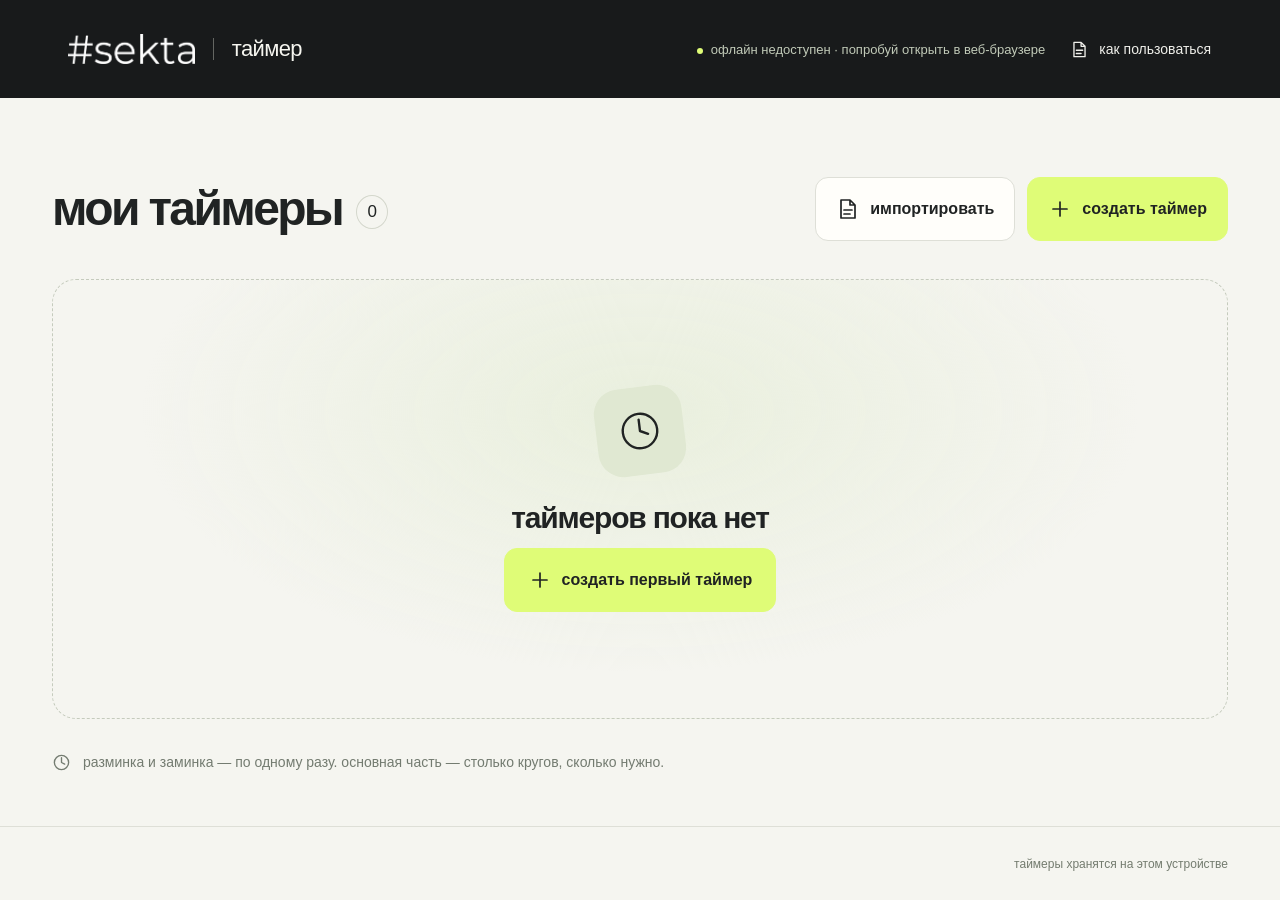
<file: index.html>
<!doctype html>
<html lang="ru"><head><meta charset="UTF-8"><meta name="viewport" content="width=device-width, initial-scale=1, minimum-scale=1, viewport-fit=cover"><meta name="theme-color" content="#181a1b"><meta name="apple-mobile-web-app-capable" content="yes"><meta name="apple-mobile-web-app-status-bar-style" content="black-translucent"><meta name="description" content="#sekta таймер — интервальный таймер для съёмки тренировок"><link rel="manifest" href="./manifest.webmanifest"><link rel="icon" href="./icon.svg" type="image/svg+xml"><link rel="apple-touch-icon" href="./apple-touch-icon.png"><title>#sekta таймер</title><script>window.addEventListener('error',function(e){if(e.target&&e.target.tagName==='SCRIPT'){var a=document.getElementById('app');if(a&&!a.textContent){a.innerHTML='<div style="padding:48px;font:20px/1.6 system-ui">не удалось загрузить приложение. подключись к интернету и обнови страницу.<br><button id="retry" style="font:inherit;padding:16px 24px;margin-top:24px">обновить</button></div>';document.getElementById('retry').onclick=function(){location.reload()}}}},true)</script>  <script type="module" crossorigin src="./assets/app.js"></script>
  <link rel="stylesheet" crossorigin href="./assets/index.css">
</head><body><div id="app"></div><div id="toast" role="status" aria-live="polite"></div><dialog id="dialog"></dialog></body></html>
</file>
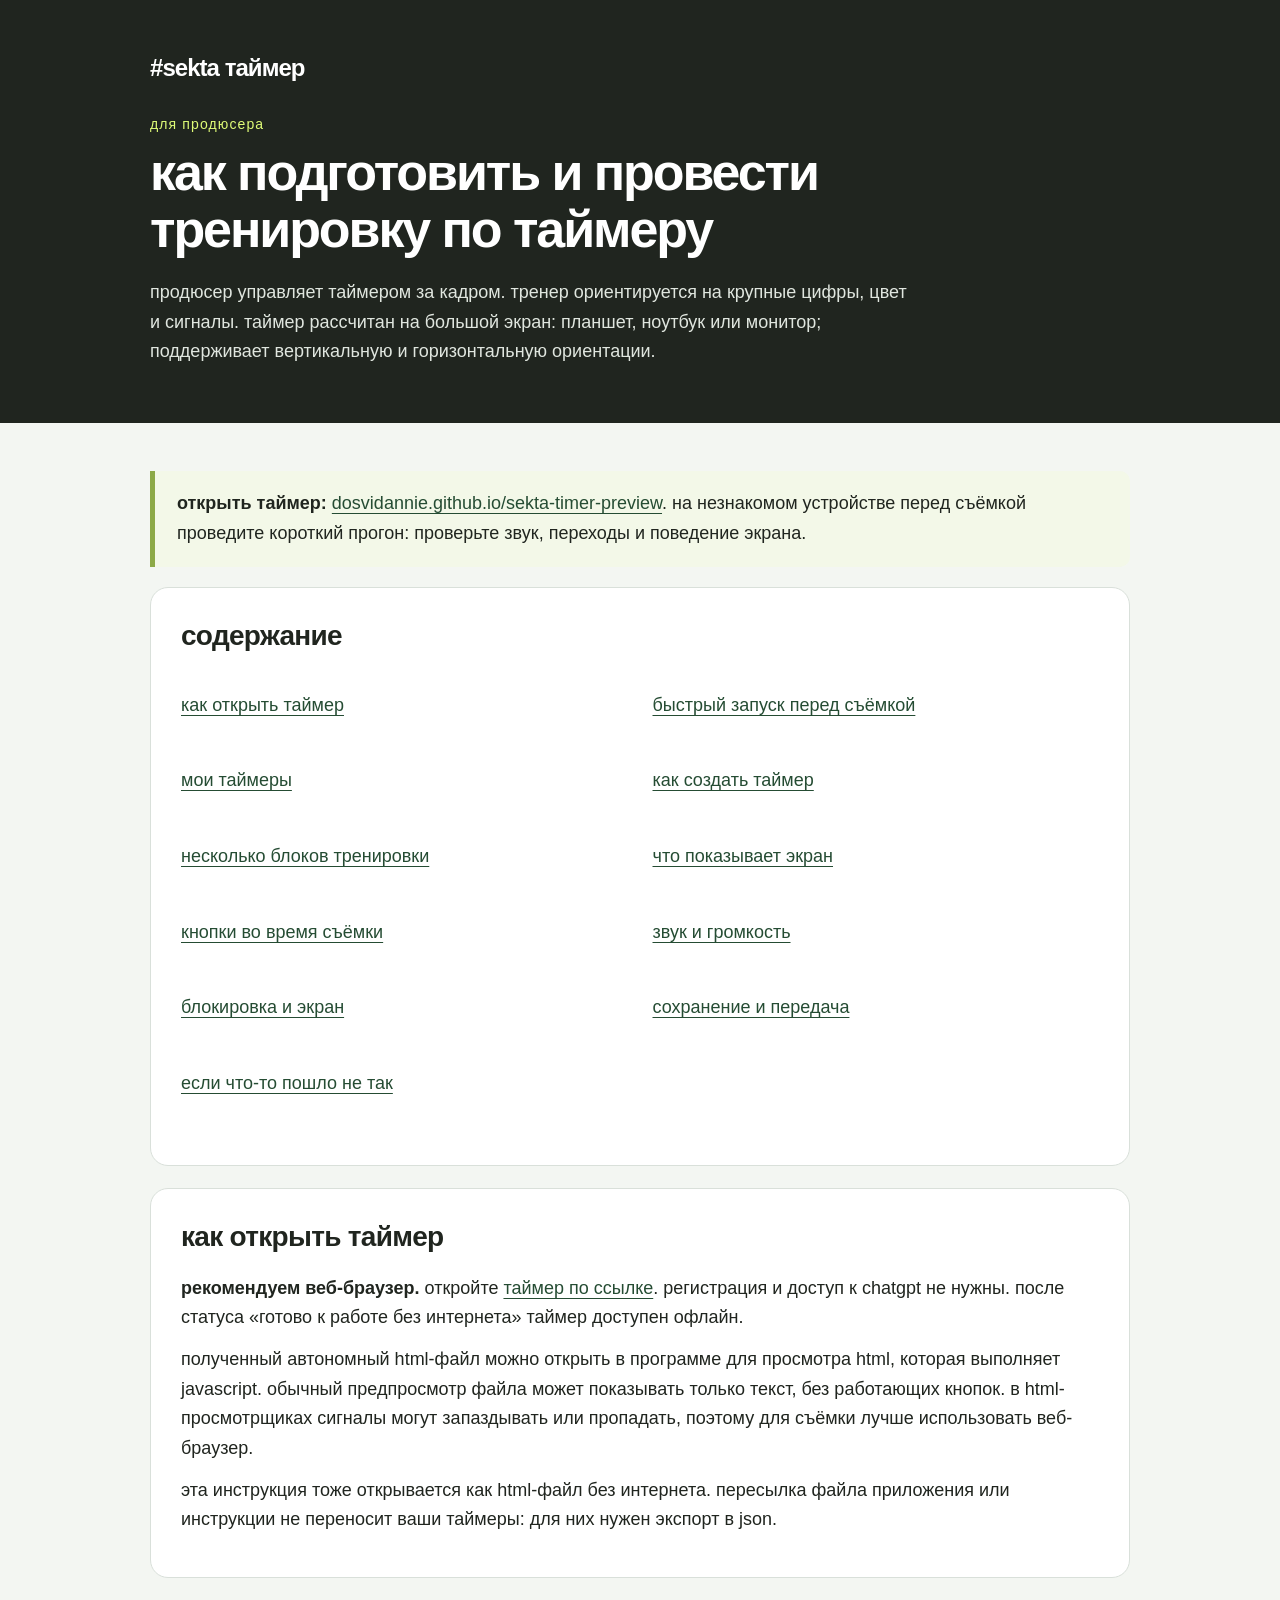
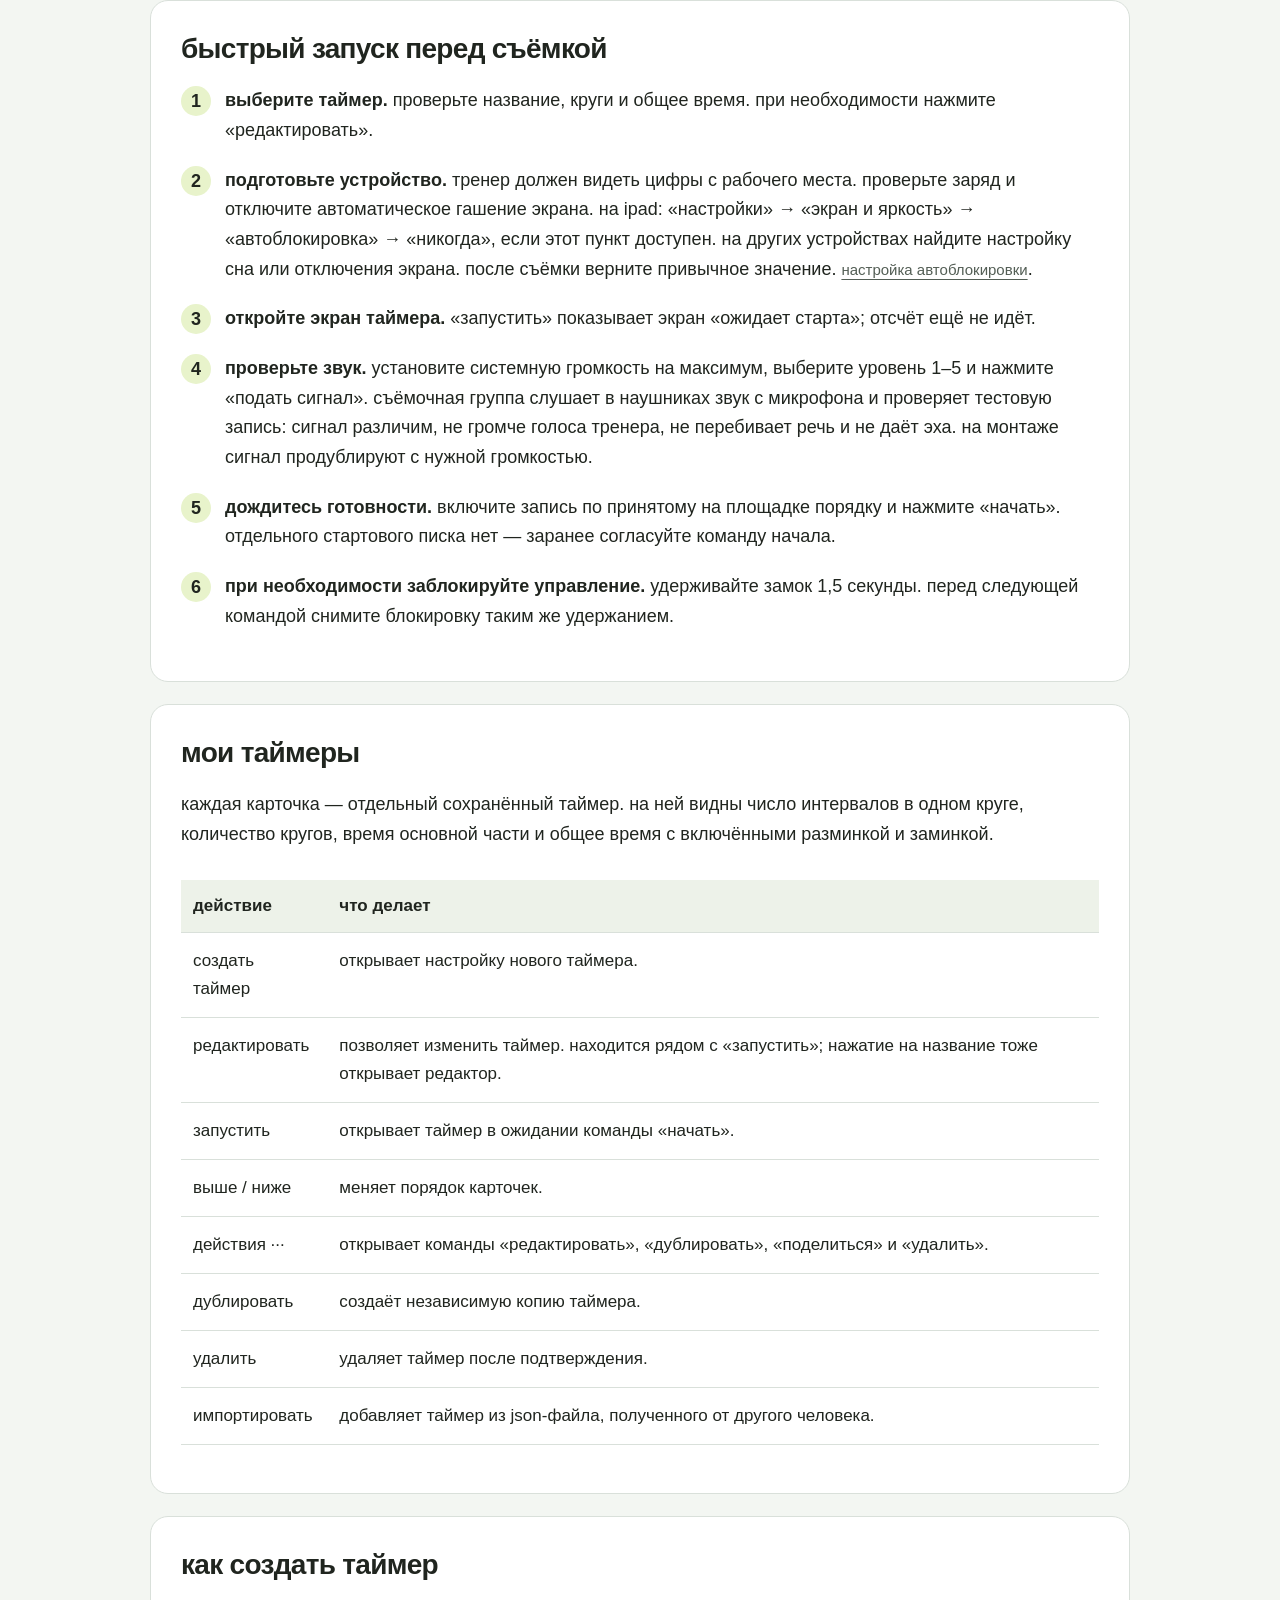
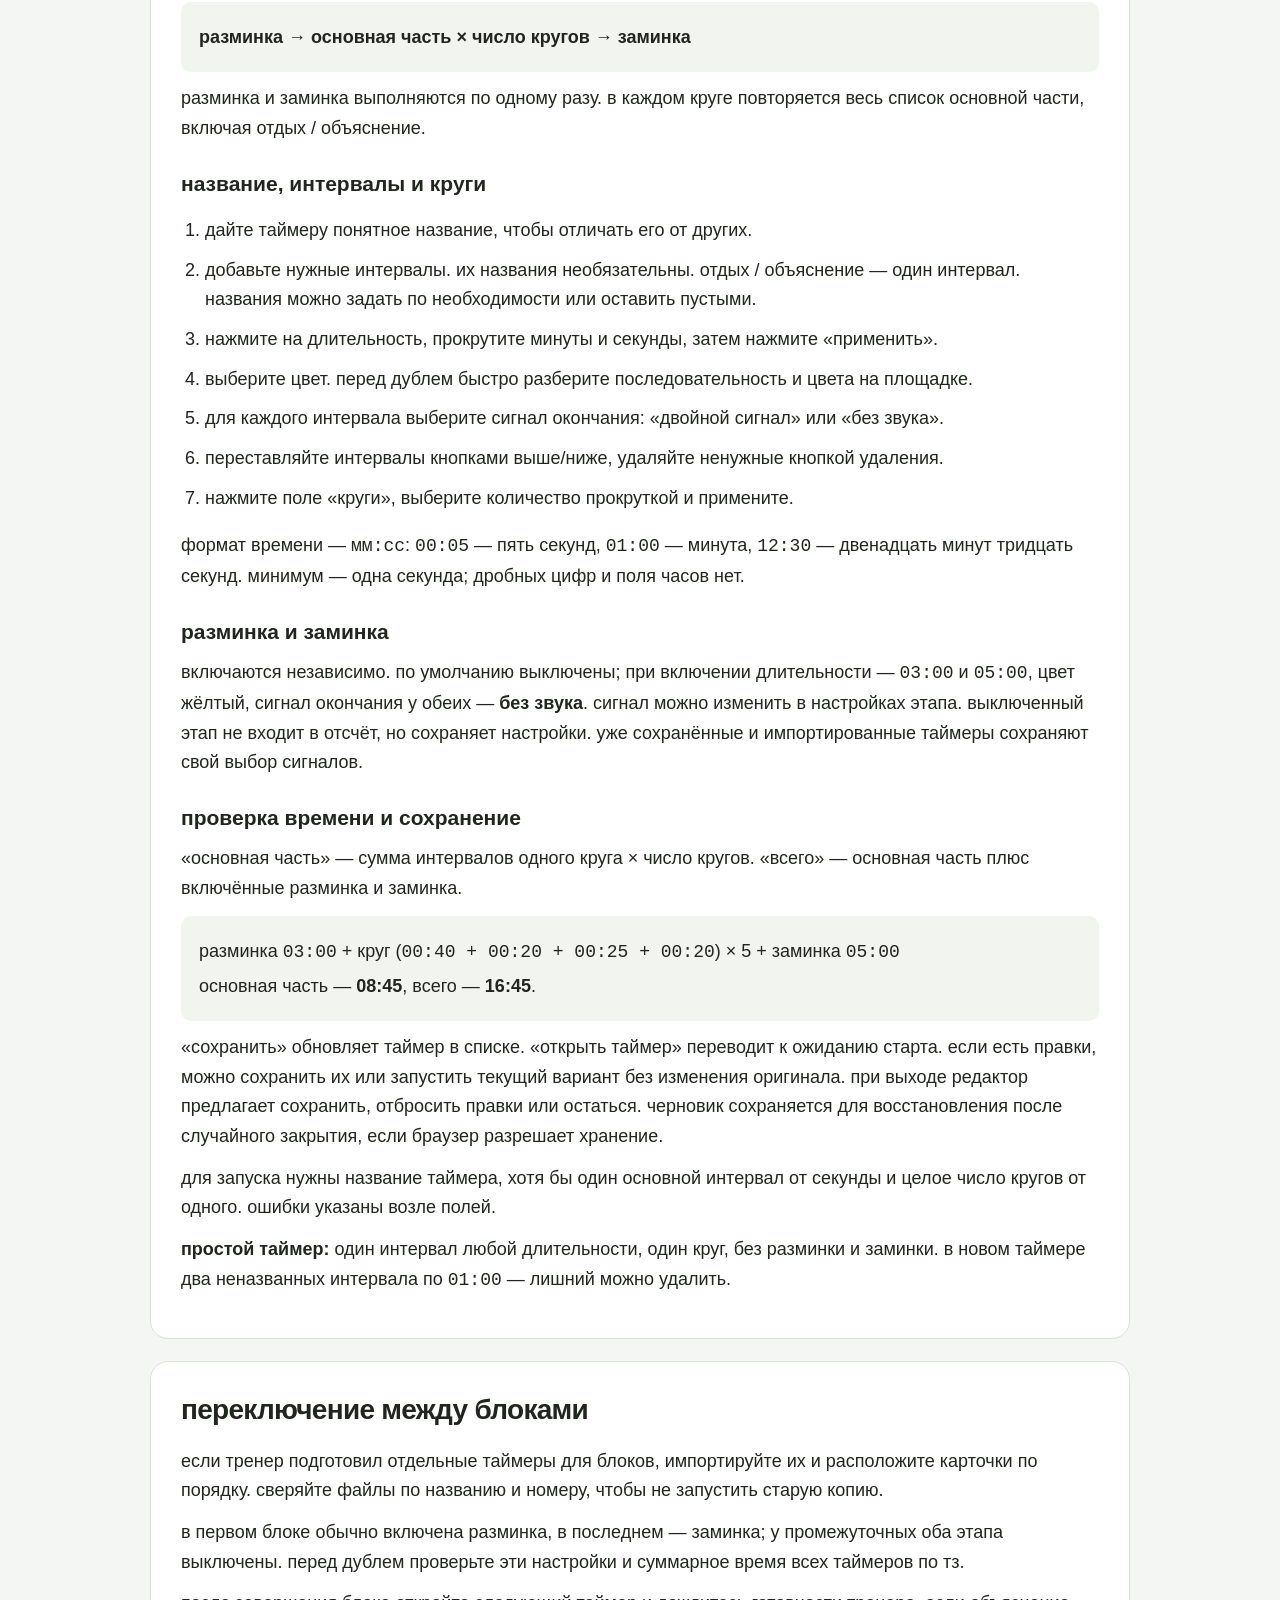
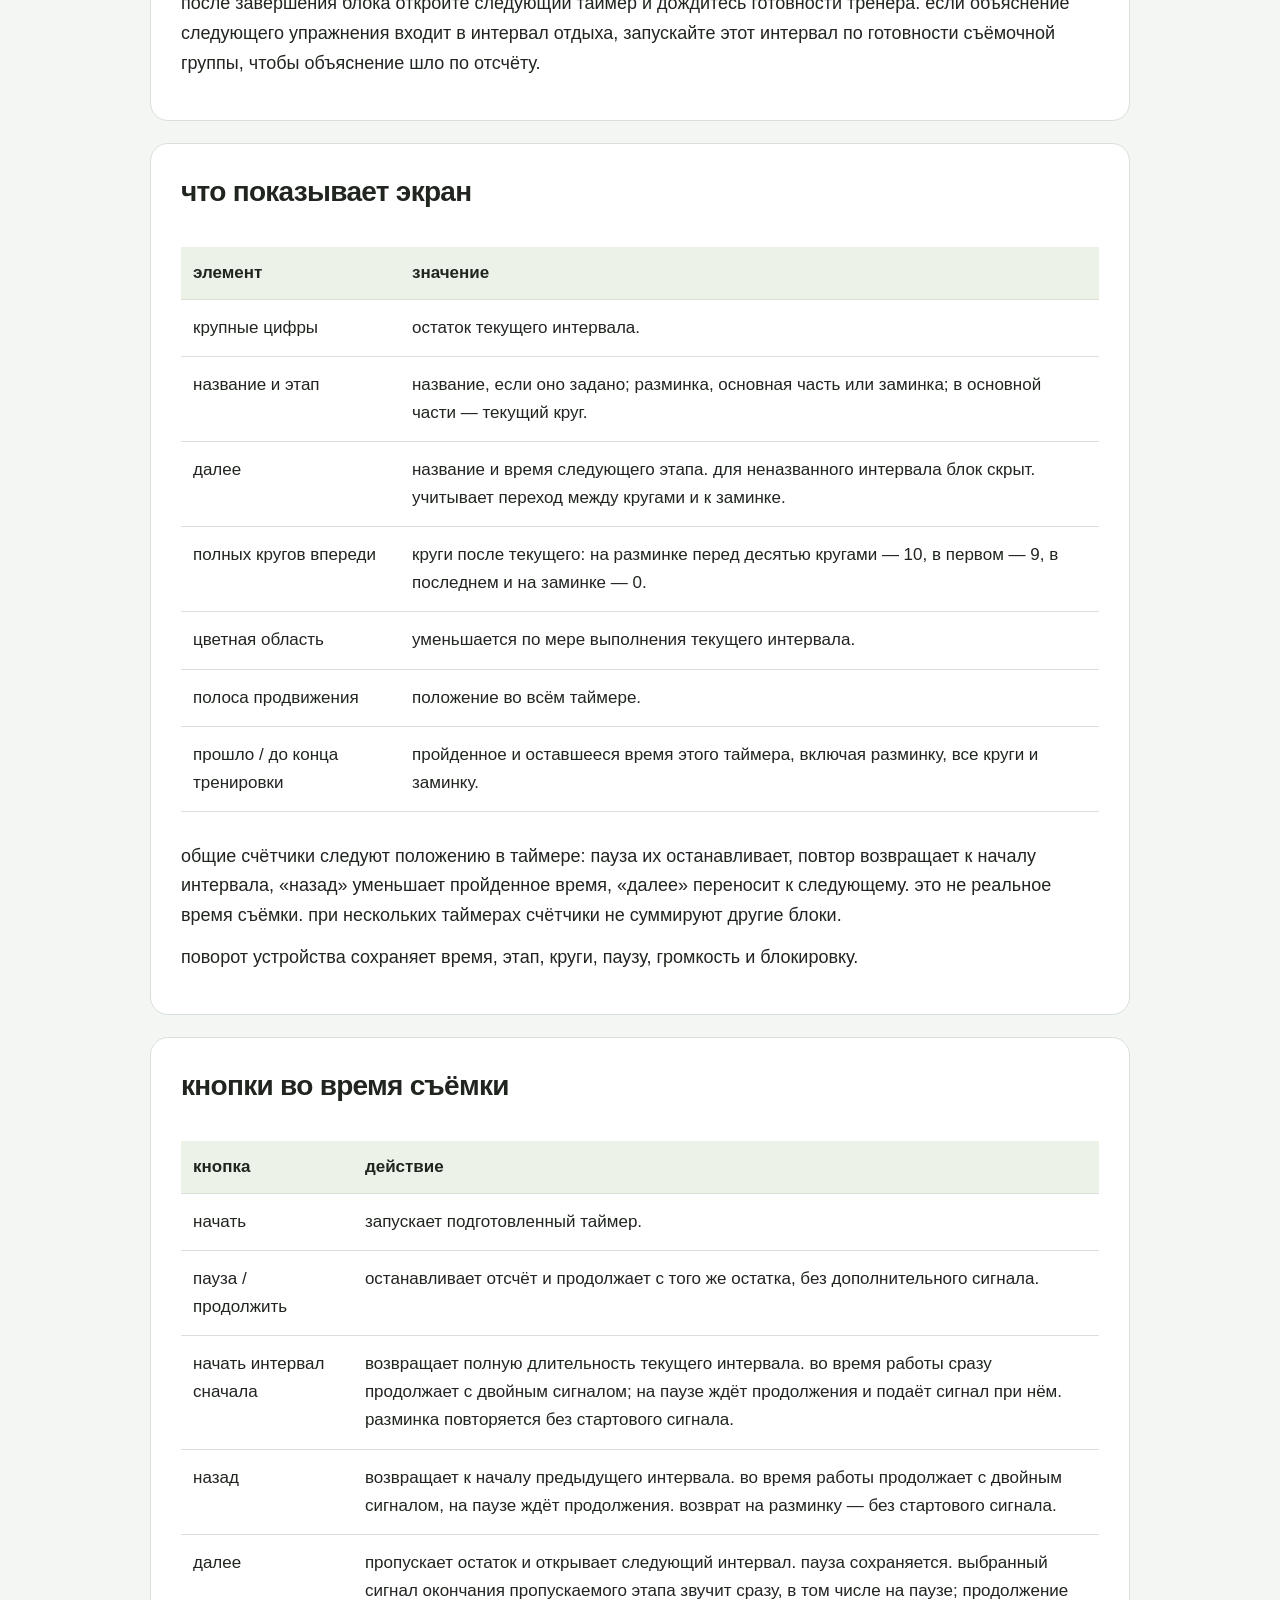
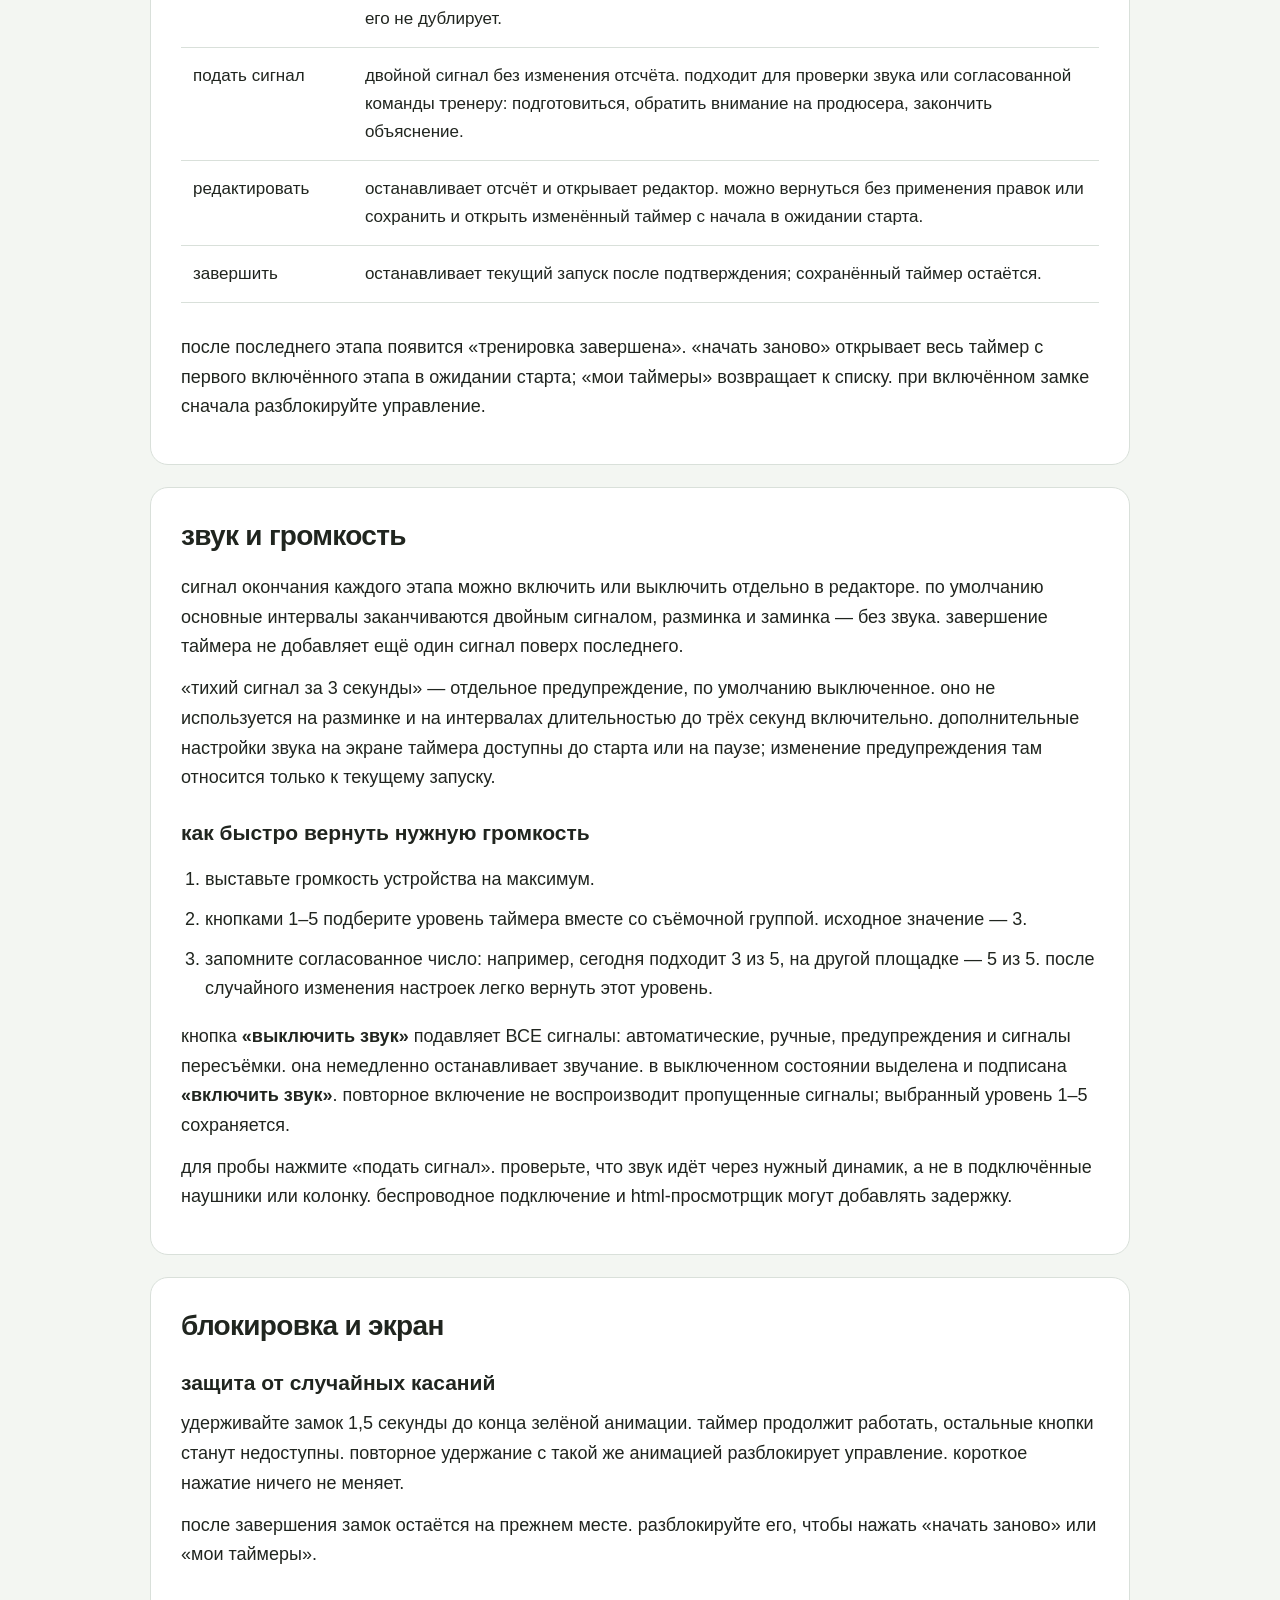
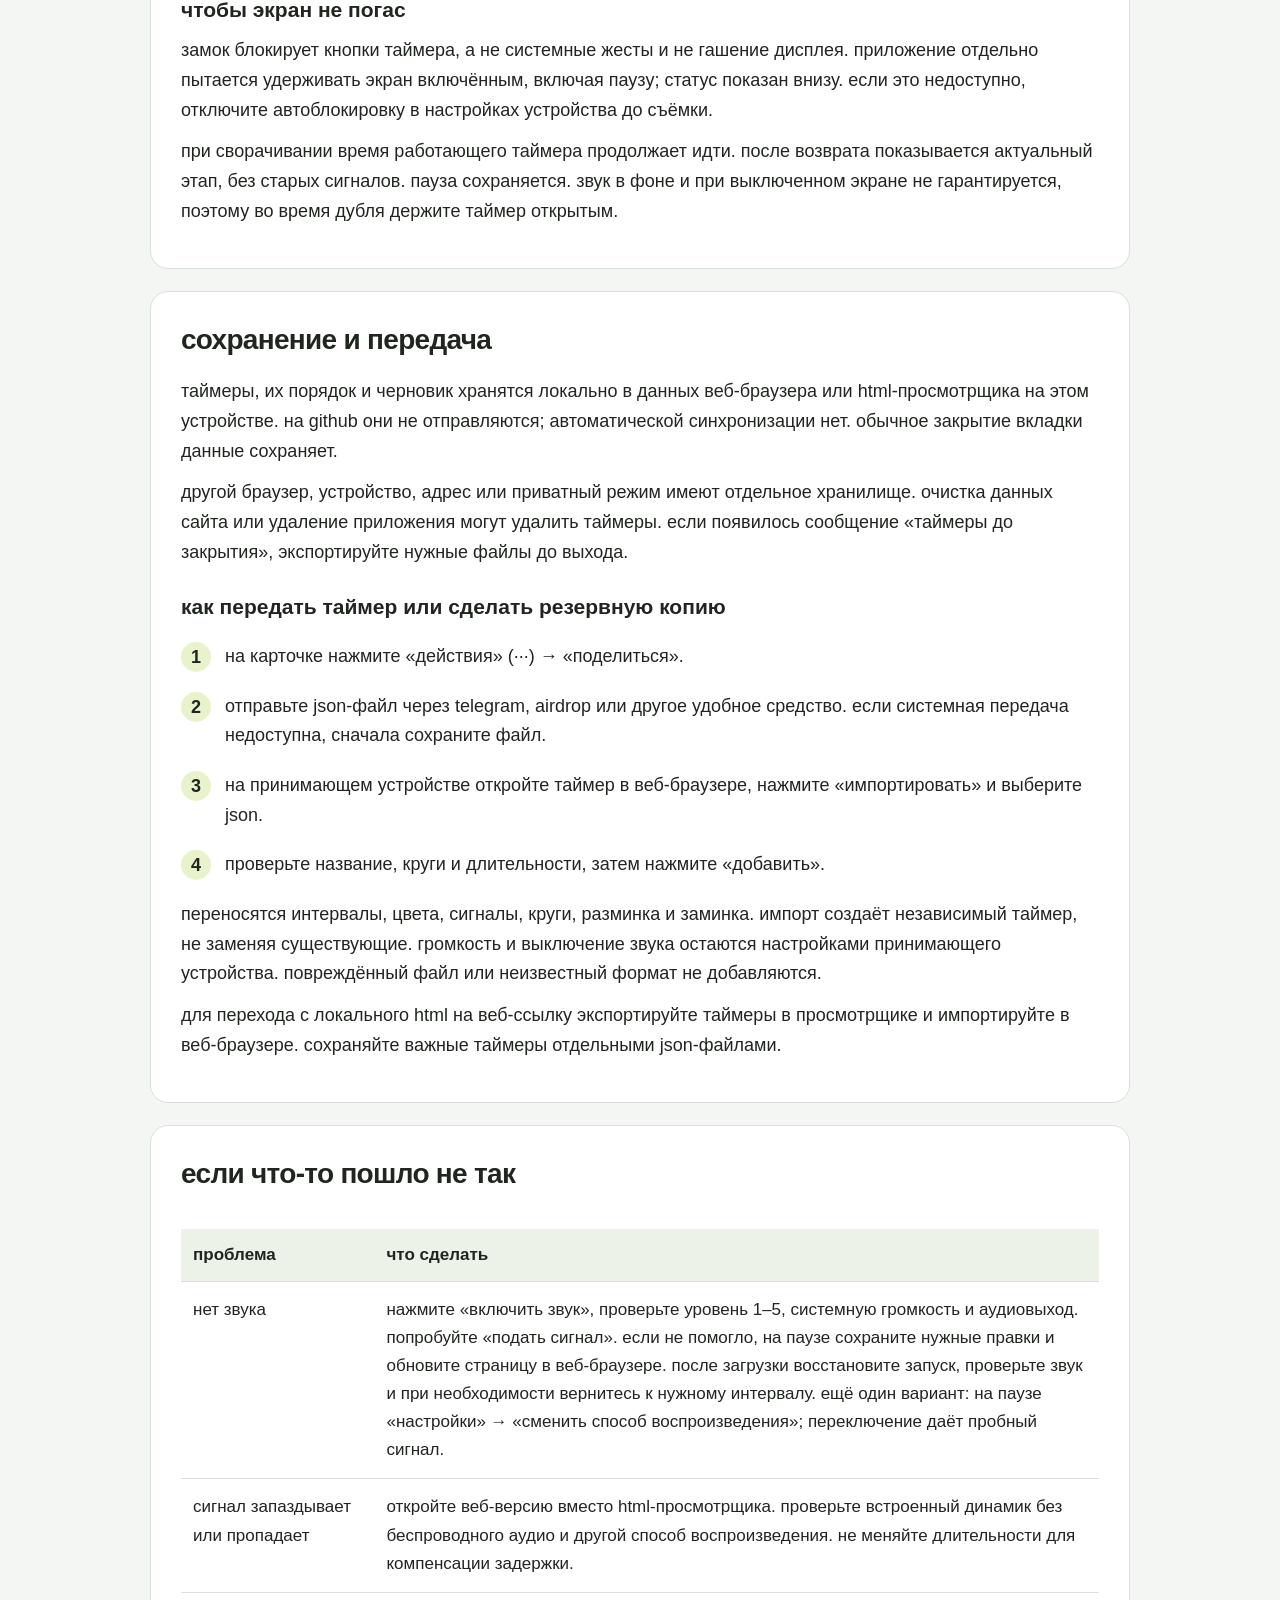
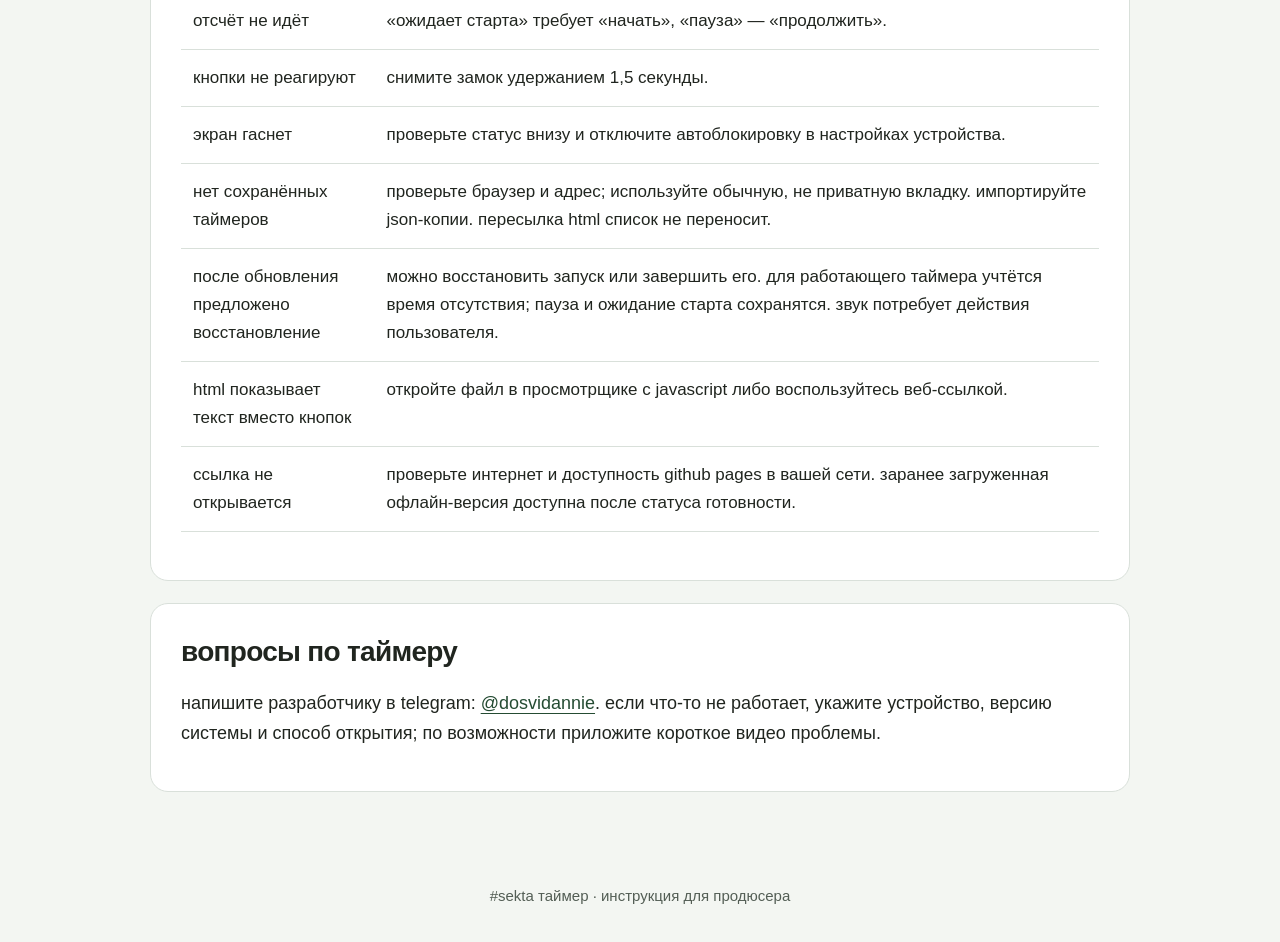
<file: instruction.html>
<!doctype html>
<html lang="ru">
<head>
<meta charset="utf-8">
<meta name="viewport" content="width=device-width, initial-scale=1">
<title>#sekta таймер — инструкция для продюсера</title>
<style>
:root{color-scheme:light;--ink:#20251f;--muted:#535e55;--line:#d9e0da;--accent:#dffc77}*{box-sizing:border-box}html{scroll-behavior:smooth;scroll-padding-top:24px}body{margin:0;background:#f3f6f2;color:var(--ink);font-family:-apple-system,BlinkMacSystemFont,"Segoe UI",sans-serif;line-height:1.65;font-size:18px}header{background:#20251f;color:#fff;padding:48px max(24px,calc((100% - 980px)/2)) 44px}.brand{display:inline-block;font-size:24px;font-weight:700;letter-spacing:-.04em}.eyebrow{font-size:14px;letter-spacing:.08em;margin:25px 0 8px;color:#dffc77}h1{font-size:clamp(32px,5vw,52px);letter-spacing:-.04em;line-height:1.1;margin:0 0 20px;max-width:800px}header p{max-width:760px;color:#e0e6df}main{max-width:1028px;margin:auto;padding:28px 24px 70px}section,nav{background:white;border:1px solid var(--line);border-radius:18px;padding:30px;margin:0 0 22px}h2{font-size:28px;letter-spacing:-.025em;line-height:1.25;margin:0 0 20px}h3{font-size:21px;line-height:1.35;margin:26px 0 10px}p{margin:12px 0}a{color:#254c33;text-underline-offset:4px}header a{color:var(--accent)}strong{font-weight:750}li{margin:10px 0}ul,ol{padding-left:24px}.note{padding:18px 22px;border-left:5px solid #8ca947;background:#f3f8e8;border-radius:0 10px 10px 0;margin:20px 0}.pending{background:#fff6e8;border-color:#daa954}.small{font-size:15px;color:var(--muted)}.toc{display:grid;grid-template-columns:1fr 1fr;gap:10px 25px;list-style:none;padding:0}.toc a{display:block;padding:8px 0}.table-wrap{overflow-x:auto}table{width:100%;border-collapse:collapse;font-size:17px;margin:18px 0}th,td{padding:14px 12px;border-bottom:1px solid var(--line);vertical-align:top;text-align:left}th{background:#edf2e9;line-height:1.4}th:first-child,td:first-child{min-width:140px}code,.time{font-family:ui-monospace,SFMono-Regular,monospace;font-variant-numeric:tabular-nums;white-space:nowrap}.formula{padding:18px;background:#f1f4ef;border-radius:10px;line-height:1.9}.steps{counter-reset:step;list-style:none;padding:0}.steps li{position:relative;padding-left:44px;margin:20px 0}.steps li:before{counter-increment:step;content:counter(step);position:absolute;left:0;top:0;border-radius:50%;background:#e8f3cb;width:30px;height:30px;text-align:center;font-weight:700;line-height:30px}.toplink{font-size:15px;margin-top:24px;display:inline-block}footer{color:var(--muted);font-size:15px;text-align:center;padding:0 24px 35px}.no-break{break-inside:avoid}@media(max-width:650px){body{font-size:17px}header{padding:30px 22px}main{padding:20px 12px 40px}section,nav{padding:24px 20px}.toc{grid-template-columns:1fr}h2{font-size:25px}table{font-size:16px}}@media print{body{background:white;font-size:11pt}header{background:white;color:#111;padding:0 0 20px;border-bottom:2px solid #111}header p,.eyebrow{color:#444}main{padding:20px 0;max-width:none}section,nav{border:0;padding:0;margin-bottom:28px;break-inside:auto}h1{font-size:28pt}h2{font-size:19pt;break-after:avoid}h3{break-after:avoid}table{font-size:10pt}tr,.note{break-inside:avoid}.toplink{display:none}.table-wrap{overflow:visible}a{color:inherit}footer{text-align:left;padding:0}}
</style>
</head>
<body>
<header id="top"><div class="brand">#sekta таймер</div><div class="eyebrow">для продюсера</div><h1>как подготовить и провести тренировку по таймеру</h1><p>продюсер управляет таймером за кадром. тренер ориентируется на крупные цифры, цвет и сигналы. таймер рассчитан на большой экран: планшет, ноутбук или монитор; поддерживает вертикальную и горизонтальную ориентации.</p></header>
<main>
<div class="note"><strong>открыть таймер:</strong> <a href="https://dosvidannie.github.io/sekta-timer-preview/">dosvidannie.github.io/sekta-timer-preview</a>. на незнакомом устройстве перед съёмкой проведите короткий прогон: проверьте звук, переходы и поведение экрана.</div>
<nav aria-label="содержание"><h2>содержание</h2><ul class="toc">
<li><a href="#open">как открыть таймер</a></li><li><a href="#quick">быстрый запуск перед съёмкой</a></li><li><a href="#library">мои таймеры</a></li><li><a href="#editor">как создать таймер</a></li><li><a href="#blocks">несколько блоков тренировки</a></li><li><a href="#screen">что показывает экран</a></li><li><a href="#buttons">кнопки во время съёмки</a></li><li><a href="#sound">звук и громкость</a></li><li><a href="#lock">блокировка и экран</a></li><li><a href="#files">сохранение и передача</a></li><li><a href="#help">если что-то пошло не так</a></li>
</ul></nav>
<section id="open"><h2>как открыть таймер</h2><p><strong>рекомендуем веб-браузер.</strong> откройте <a href="https://dosvidannie.github.io/sekta-timer-preview/">таймер по ссылке</a>. регистрация и доступ к chatgpt не нужны. после статуса «готово к работе без интернета» таймер доступен офлайн.</p><p>полученный автономный html-файл можно открыть в программе для просмотра html, которая выполняет javascript. обычный предпросмотр файла может показывать только текст, без работающих кнопок. в html-просмотрщиках сигналы могут запаздывать или пропадать, поэтому для съёмки лучше использовать веб-браузер.</p><p>эта инструкция тоже открывается как html-файл без интернета. пересылка файла приложения или инструкции не переносит ваши таймеры: для них нужен экспорт в json.</p></section>

<section id="quick"><h2>быстрый запуск перед съёмкой</h2><ol class="steps"><li><strong>выберите таймер.</strong> проверьте название, круги и общее время. при необходимости нажмите «редактировать».</li><li><strong>подготовьте устройство.</strong> тренер должен видеть цифры с рабочего места. проверьте заряд и отключите автоматическое гашение экрана. на ipad: «настройки» → «экран и яркость» → «автоблокировка» → «никогда», если этот пункт доступен. на других устройствах найдите настройку сна или отключения экрана. после съёмки верните привычное значение. <a class="small" href="https://support.apple.com/en-euro/guide/ipad/ipad11dbabaf/ipados">настройка автоблокировки</a>.</li><li><strong>откройте экран таймера.</strong> «запустить» показывает экран «ожидает старта»; отсчёт ещё не идёт.</li><li><strong>проверьте звук.</strong> установите системную громкость на максимум, выберите уровень 1–5 и нажмите «подать сигнал». съёмочная группа слушает в наушниках звук с микрофона и проверяет тестовую запись: сигнал различим, не громче голоса тренера, не перебивает речь и не даёт эха. на монтаже сигнал продублируют с нужной громкостью.</li><li><strong>дождитесь готовности.</strong> включите запись по принятому на площадке порядку и нажмите «начать». отдельного стартового писка нет — заранее согласуйте команду начала.</li><li><strong>при необходимости заблокируйте управление.</strong> удерживайте замок 1,5 секунды. перед следующей командой снимите блокировку таким же удержанием.</li></ol></section>
<section id="library"><h2>мои таймеры</h2><p>каждая карточка — отдельный сохранённый таймер. на ней видны число интервалов в одном круге, количество кругов, время основной части и общее время с включёнными разминкой и заминкой.</p><div class="table-wrap"><table><thead><tr><th>действие</th><th>что делает</th></tr></thead><tbody><tr><td>создать таймер</td><td>открывает настройку нового таймера.</td></tr><tr><td>редактировать</td><td>позволяет изменить таймер. находится рядом с «запустить»; нажатие на название тоже открывает редактор.</td></tr><tr><td>запустить</td><td>открывает таймер в ожидании команды «начать».</td></tr><tr><td>выше / ниже</td><td>меняет порядок карточек.</td></tr><tr><td>действия ···</td><td>открывает команды «редактировать», «дублировать», «поделиться» и «удалить».</td></tr><tr><td>дублировать</td><td>создаёт независимую копию таймера.</td></tr><tr><td>удалить</td><td>удаляет таймер после подтверждения.</td></tr><tr><td>импортировать</td><td>добавляет таймер из json-файла, полученного от другого человека.</td></tr></tbody></table></div></section>
<section id="editor"><h2>как создать таймер</h2><div class="formula"><strong>разминка → основная часть × число кругов → заминка</strong></div><p>разминка и заминка выполняются по одному разу. в каждом круге повторяется весь список основной части, включая отдых / объяснение.</p><h3>название, интервалы и круги</h3><ol><li>дайте таймеру понятное название, чтобы отличать его от других.</li><li>добавьте нужные интервалы. их названия необязательны. отдых / объяснение — один интервал. названия можно задать по необходимости или оставить пустыми.</li><li>нажмите на длительность, прокрутите минуты и секунды, затем нажмите «применить».</li><li>выберите цвет. перед дублем быстро разберите последовательность и цвета на площадке.</li><li>для каждого интервала выберите сигнал окончания: «двойной сигнал» или «без звука».</li><li>переставляйте интервалы кнопками выше/ниже, удаляйте ненужные кнопкой удаления.</li><li>нажмите поле «круги», выберите количество прокруткой и примените.</li></ol><p>формат времени — <code>мм:сс</code>: <code>00:05</code> — пять секунд, <code>01:00</code> — минута, <code>12:30</code> — двенадцать минут тридцать секунд. минимум — одна секунда; дробных цифр и поля часов нет.</p><h3>разминка и заминка</h3><p>включаются независимо. по умолчанию выключены; при включении длительности — <code>03:00</code> и <code>05:00</code>, цвет жёлтый, сигнал окончания у обеих — <strong>без звука</strong>. сигнал можно изменить в настройках этапа. выключенный этап не входит в отсчёт, но сохраняет настройки. уже сохранённые и импортированные таймеры сохраняют свой выбор сигналов.</p><h3>проверка времени и сохранение</h3><p>«основная часть» — сумма интервалов одного круга × число кругов. «всего» — основная часть плюс включённые разминка и заминка.</p><div class="formula">разминка <code>03:00</code> + круг (<code>00:40 + 00:20 + 00:25 + 00:20</code>) × 5 + заминка <code>05:00</code><br>основная часть — <strong>08:45</strong>, всего — <strong>16:45</strong>.</div><p>«сохранить» обновляет таймер в списке. «открыть таймер» переводит к ожиданию старта. если есть правки, можно сохранить их или запустить текущий вариант без изменения оригинала. при выходе редактор предлагает сохранить, отбросить правки или остаться. черновик сохраняется для восстановления после случайного закрытия, если браузер разрешает хранение.</p><p>для запуска нужны название таймера, хотя бы один основной интервал от секунды и целое число кругов от одного. ошибки указаны возле полей.</p><p><strong>простой таймер:</strong> один интервал любой длительности, один круг, без разминки и заминки. в новом таймере два неназванных интервала по <code>01:00</code> — лишний можно удалить.</p></section>
<section id="blocks"><h2>переключение между блоками</h2><p>если тренер подготовил отдельные таймеры для блоков, импортируйте их и расположите карточки по порядку. сверяйте файлы по названию и номеру, чтобы не запустить старую копию.</p><p>в первом блоке обычно включена разминка, в последнем — заминка; у промежуточных оба этапа выключены. перед дублем проверьте эти настройки и суммарное время всех таймеров по тз.</p><p>после завершения блока откройте следующий таймер и дождитесь готовности тренера. если объяснение следующего упражнения входит в интервал отдыха, запускайте этот интервал по готовности съёмочной группы, чтобы объяснение шло по отсчёту.</p></section>
<section id="screen"><h2>что показывает экран</h2><div class="table-wrap"><table><thead><tr><th>элемент</th><th>значение</th></tr></thead><tbody><tr><td>крупные цифры</td><td>остаток текущего интервала.</td></tr><tr><td>название и этап</td><td>название, если оно задано; разминка, основная часть или заминка; в основной части — текущий круг.</td></tr><tr><td>далее</td><td>название и время следующего этапа. для неназванного интервала блок скрыт. учитывает переход между кругами и к заминке.</td></tr><tr><td>полных кругов впереди</td><td>круги после текущего: на разминке перед десятью кругами — 10, в первом — 9, в последнем и на заминке — 0.</td></tr><tr><td>цветная область</td><td>уменьшается по мере выполнения текущего интервала.</td></tr><tr><td>полоса продвижения</td><td>положение во всём таймере.</td></tr><tr><td>прошло / до конца тренировки</td><td>пройденное и оставшееся время этого таймера, включая разминку, все круги и заминку.</td></tr></tbody></table></div><p>общие счётчики следуют положению в таймере: пауза их останавливает, повтор возвращает к началу интервала, «назад» уменьшает пройденное время, «далее» переносит к следующему. это не реальное время съёмки. при нескольких таймерах счётчики не суммируют другие блоки.</p><p>поворот устройства сохраняет время, этап, круги, паузу, громкость и блокировку.</p></section>
<section id="buttons"><h2>кнопки во время съёмки</h2><div class="table-wrap"><table><thead><tr><th>кнопка</th><th>действие</th></tr></thead><tbody><tr><td>начать</td><td>запускает подготовленный таймер.</td></tr><tr><td>пауза / продолжить</td><td>останавливает отсчёт и продолжает с того же остатка, без дополнительного сигнала.</td></tr><tr><td>начать интервал сначала</td><td>возвращает полную длительность текущего интервала. во время работы сразу продолжает с двойным сигналом; на паузе ждёт продолжения и подаёт сигнал при нём. разминка повторяется без стартового сигнала.</td></tr><tr><td>назад</td><td>возвращает к началу предыдущего интервала. во время работы продолжает с двойным сигналом, на паузе ждёт продолжения. возврат на разминку — без стартового сигнала.</td></tr><tr><td>далее</td><td>пропускает остаток и открывает следующий интервал. пауза сохраняется. выбранный сигнал окончания пропускаемого этапа звучит сразу, в том числе на паузе; продолжение его не дублирует.</td></tr><tr><td>подать сигнал</td><td>двойной сигнал без изменения отсчёта. подходит для проверки звука или согласованной команды тренеру: подготовиться, обратить внимание на продюсера, закончить объяснение.</td></tr><tr><td>редактировать</td><td>останавливает отсчёт и открывает редактор. можно вернуться без применения правок или сохранить и открыть изменённый таймер с начала в ожидании старта.</td></tr><tr><td>завершить</td><td>останавливает текущий запуск после подтверждения; сохранённый таймер остаётся.</td></tr></tbody></table></div><p>после последнего этапа появится «тренировка завершена». «начать заново» открывает весь таймер с первого включённого этапа в ожидании старта; «мои таймеры» возвращает к списку. при включённом замке сначала разблокируйте управление.</p></section>
<section id="sound"><h2>звук и громкость</h2><p>сигнал окончания каждого этапа можно включить или выключить отдельно в редакторе. по умолчанию основные интервалы заканчиваются двойным сигналом, разминка и заминка — без звука. завершение таймера не добавляет ещё один сигнал поверх последнего.</p><p>«тихий сигнал за 3 секунды» — отдельное предупреждение, по умолчанию выключенное. оно не используется на разминке и на интервалах длительностью до трёх секунд включительно. дополнительные настройки звука на экране таймера доступны до старта или на паузе; изменение предупреждения там относится только к текущему запуску.</p><h3>как быстро вернуть нужную громкость</h3><ol><li>выставьте громкость устройства на максимум.</li><li>кнопками 1–5 подберите уровень таймера вместе со съёмочной группой. исходное значение — 3.</li><li>запомните согласованное число: например, сегодня подходит 3 из 5, на другой площадке — 5 из 5. после случайного изменения настроек легко вернуть этот уровень.</li></ol><p>кнопка <strong>«выключить звук»</strong> подавляет ВСЕ сигналы: автоматические, ручные, предупреждения и сигналы пересъёмки. она немедленно останавливает звучание. в выключенном состоянии выделена и подписана <strong>«включить звук»</strong>. повторное включение не воспроизводит пропущенные сигналы; выбранный уровень 1–5 сохраняется.</p><p>для пробы нажмите «подать сигнал». проверьте, что звук идёт через нужный динамик, а не в подключённые наушники или колонку. беспроводное подключение и html-просмотрщик могут добавлять задержку.</p></section>
<section id="lock"><h2>блокировка и экран</h2><h3>защита от случайных касаний</h3><p>удерживайте замок 1,5 секунды до конца зелёной анимации. таймер продолжит работать, остальные кнопки станут недоступны. повторное удержание с такой же анимацией разблокирует управление. короткое нажатие ничего не меняет.</p><p>после завершения замок остаётся на прежнем месте. разблокируйте его, чтобы нажать «начать заново» или «мои таймеры».</p><h3>чтобы экран не погас</h3><p>замок блокирует кнопки таймера, а не системные жесты и не гашение дисплея. приложение отдельно пытается удерживать экран включённым, включая паузу; статус показан внизу. если это недоступно, отключите автоблокировку в настройках устройства до съёмки.</p><p>при сворачивании время работающего таймера продолжает идти. после возврата показывается актуальный этап, без старых сигналов. пауза сохраняется. звук в фоне и при выключенном экране не гарантируется, поэтому во время дубля держите таймер открытым.</p></section>
<section id="files"><h2>сохранение и передача</h2><p>таймеры, их порядок и черновик хранятся локально в данных веб-браузера или html-просмотрщика на этом устройстве. на github они не отправляются; автоматической синхронизации нет. обычное закрытие вкладки данные сохраняет.</p><p>другой браузер, устройство, адрес или приватный режим имеют отдельное хранилище. очистка данных сайта или удаление приложения могут удалить таймеры. если появилось сообщение «таймеры до закрытия», экспортируйте нужные файлы до выхода.</p><h3>как передать таймер или сделать резервную копию</h3><ol class="steps"><li>на карточке нажмите «действия» (···) → «поделиться».</li><li>отправьте json-файл через telegram, airdrop или другое удобное средство. если системная передача недоступна, сначала сохраните файл.</li><li>на принимающем устройстве откройте таймер в веб-браузере, нажмите «импортировать» и выберите json.</li><li>проверьте название, круги и длительности, затем нажмите «добавить».</li></ol><p>переносятся интервалы, цвета, сигналы, круги, разминка и заминка. импорт создаёт независимый таймер, не заменяя существующие. громкость и выключение звука остаются настройками принимающего устройства. повреждённый файл или неизвестный формат не добавляются.</p><p>для перехода с локального html на веб-ссылку экспортируйте таймеры в просмотрщике и импортируйте в веб-браузере. сохраняйте важные таймеры отдельными json-файлами.</p></section>
<section id="help"><h2>если что-то пошло не так</h2><div class="table-wrap"><table><thead><tr><th>проблема</th><th>что сделать</th></tr></thead><tbody><tr><td>нет звука</td><td>нажмите «включить звук», проверьте уровень 1–5, системную громкость и аудиовыход. попробуйте «подать сигнал». если не помогло, на паузе сохраните нужные правки и обновите страницу в веб-браузере. после загрузки восстановите запуск, проверьте звук и при необходимости вернитесь к нужному интервалу. ещё один вариант: на паузе «настройки» → «сменить способ воспроизведения»; переключение даёт пробный сигнал.</td></tr><tr><td>сигнал запаздывает или пропадает</td><td>откройте веб-версию вместо html-просмотрщика. проверьте встроенный динамик без беспроводного аудио и другой способ воспроизведения. не меняйте длительности для компенсации задержки.</td></tr><tr><td>отсчёт не идёт</td><td>«ожидает старта» требует «начать», «пауза» — «продолжить».</td></tr><tr><td>кнопки не реагируют</td><td>снимите замок удержанием 1,5 секунды.</td></tr><tr><td>экран гаснет</td><td>проверьте статус внизу и отключите автоблокировку в настройках устройства.</td></tr><tr><td>нет сохранённых таймеров</td><td>проверьте браузер и адрес; используйте обычную, не приватную вкладку. импортируйте json-копии. пересылка html список не переносит.</td></tr><tr><td>после обновления предложено восстановление</td><td>можно восстановить запуск или завершить его. для работающего таймера учтётся время отсутствия; пауза и ожидание старта сохранятся. звук потребует действия пользователя.</td></tr><tr><td>html показывает текст вместо кнопок</td><td>откройте файл в просмотрщике с javascript либо воспользуйтесь веб-ссылкой.</td></tr><tr><td>ссылка не открывается</td><td>проверьте интернет и доступность github pages в вашей сети. заранее загруженная офлайн-версия доступна после статуса готовности.</td></tr></tbody></table></div></section>
<section id="contact"><h2>вопросы по таймеру</h2><p>напишите разработчику в telegram: <a href="https://t.me/dosvidannie">@dosvidannie</a>. если что-то не работает, укажите устройство, версию системы и способ открытия; по возможности приложите короткое видео проблемы.</p></section>
</main><footer>#sekta таймер · инструкция для продюсера</footer>
</body></html>
</file>
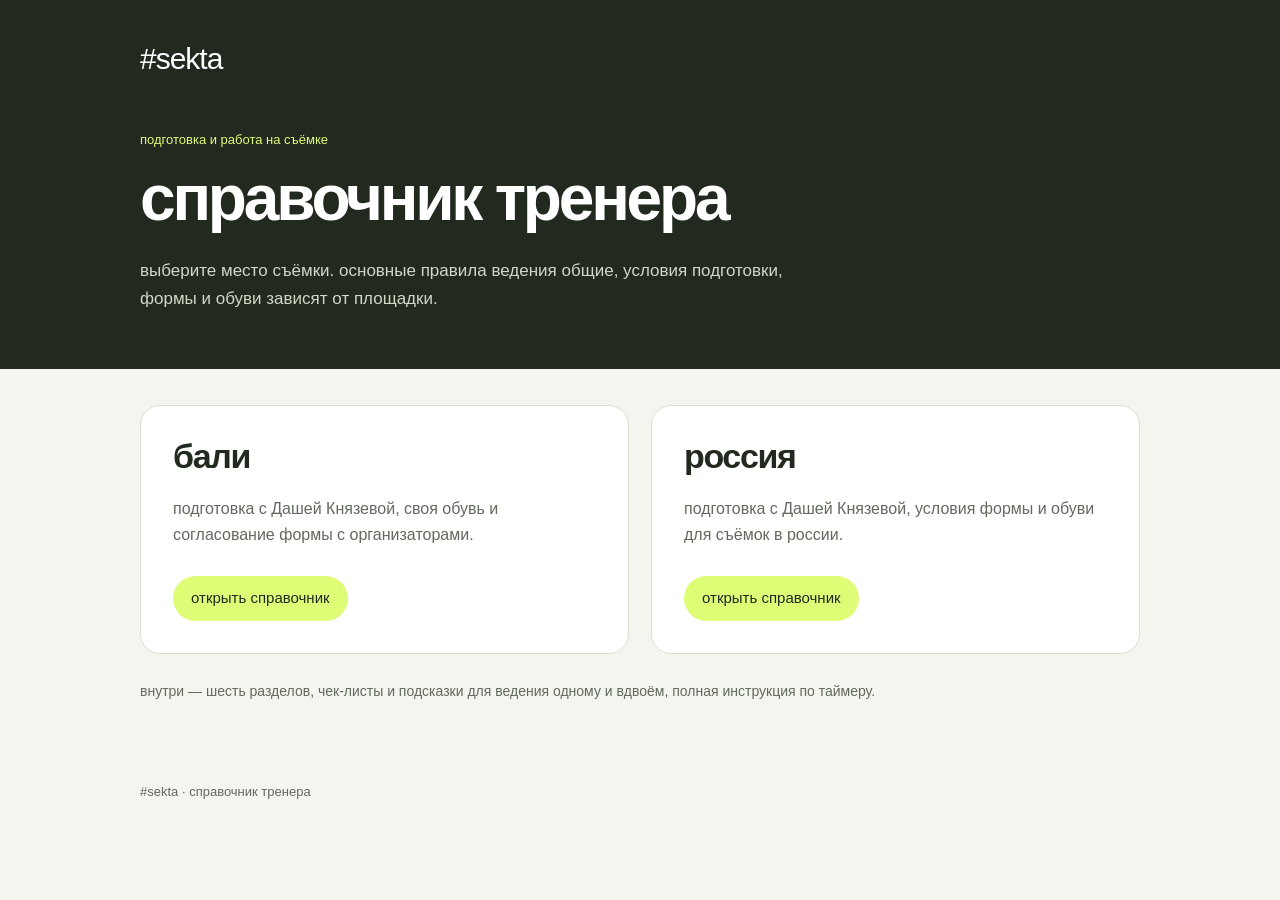
<file: trainer-instruction.html>
<!doctype html><html lang="ru"><head><meta charset="utf-8"><meta name="viewport" content="width=device-width,initial-scale=1"><meta name="theme-color" content="#22291f"><title>#sekta — справочник тренера</title><style>:root{color-scheme:light}*{box-sizing:border-box}body{margin:0;background:#f4f5ef;color:#22291f;font:17px/1.65 -apple-system,BlinkMacSystemFont,"Segoe UI",sans-serif}header{background:#22291f;color:white;padding:34px max(24px,calc((100% - 1000px)/2)) 56px}.brand{font-weight:400;font-size:30px;letter-spacing:-1px}.eyebrow{font-size:13px;color:#dffc77;margin:45px 0 14px}h1{font-size:clamp(36px,6vw,64px);font-weight:550;line-height:1.08;letter-spacing:-.05em;margin:0;max-width:760px}header p:last-child{color:#d0d8c7;max-width:650px;margin:24px 0 0}main{max-width:1048px;padding:36px 24px 64px;margin:auto}.cards{display:grid;grid-template-columns:1fr 1fr;gap:22px}.card{display:block;text-decoration:none;color:inherit;border:1px solid #dce0d3;border-radius:20px;padding:32px;background:white;transition:background .15s}.card:hover{background:#edf2df}.card:focus-visible{outline:3px solid #718a2f;outline-offset:5px}.card h2{font-size:34px;line-height:1.1;letter-spacing:-.04em;font-weight:550;margin:0 0 20px}.card p{color:#626a5e;font-size:16px;margin:0 0 28px}.open{display:inline-block;background:#dffc77;color:#22291f;padding:10px 18px;border-radius:30px;font-size:15px}.note{font-size:14px;color:#626a5e;margin-top:26px}footer{max-width:1048px;margin:auto;padding:0 24px 30px;color:#626a5e;font-size:13px}@media(max-width:650px){header{padding-block:26px 36px}.eyebrow{margin-top:32px}.cards{grid-template-columns:1fr}.card{padding:26px}.card h2{font-size:30px}main{padding-top:24px}}</style></head><body><header><div class="brand">#sekta</div><p class="eyebrow">подготовка и работа на съёмке</p><h1>справочник тренера</h1><p>выберите место съёмки. основные правила ведения общие, условия подготовки, формы и обуви зависят от площадки.</p></header><main><div class="cards"><a class="card" href="trainers-bali.html"><h2>бали</h2><p>подготовка с Дашей Князевой, своя обувь и согласование формы с организаторами.</p><span class="open">открыть справочник</span></a><a class="card" href="trainers-russia.html"><h2>россия</h2><p>подготовка с Дашей Князевой, условия формы и обуви для съёмок в россии.</p><span class="open">открыть справочник</span></a></div><p class="note">внутри — шесть разделов, чек-листы и подсказки для ведения одному и вдвоём, полная инструкция по таймеру.</p></main><footer>#sekta · справочник тренера</footer></body></html>
</file>
<file: assets/index.css>
@charset "UTF-8";:root{font-family:-apple-system,BlinkMacSystemFont,Segoe UI,sans-serif;color:#202323;background:#f5f5f0;font-synthesis:none;font-weight:400;--ink:#202323;--muted:#68706a;--line:#dedfd7;--lime:#dffc77;--dark:#181a1b;--paper:#fffefa;--radius:20px}*{box-sizing:border-box}body{margin:0;min-width:600px;-webkit-tap-highlight-color:transparent}button,input,select{font:inherit}button,a,input,select{touch-action:manipulation}button{cursor:pointer}button:disabled{cursor:default;opacity:.3}button:focus-visible,a:focus-visible{outline:3px solid #477326;outline-offset:4px}input:focus,select:focus{outline:2px solid #507b31;outline-offset:2px}svg{width:24px;height:24px;flex-shrink:0}a{color:inherit;text-decoration:none}button{color:inherit}h1,h2,h3,p{margin:0}h1,h2,h3{font-weight:650}input[type=number]{appearance:textfield;-moz-appearance:textfield}input::-webkit-inner-spin-button,input::-webkit-outer-spin-button{-webkit-appearance:none;margin:0}[hidden]{display:none!important}.button{display:inline-flex;align-items:center;justify-content:center;gap:10px;min-height:64px;padding:16px 23px;border:1px solid transparent;border-radius:13px;font-size:16px;font-weight:600;background:transparent;white-space:nowrap}.button.primary{background:var(--lime);border-color:var(--lime);color:#202323}.button.secondary{background:var(--paper);border-color:var(--line)}.button.subtle{padding:14px 16px;color:#59615b}.button.danger{background:#fae9e4;color:#8e3024}.button:hover:not(:disabled){filter:brightness(.96)}.icon-button{display:inline-flex;align-items:center;justify-content:center;width:52px;height:52px;border:0;background:transparent;border-radius:12px}.button.icon-only{width:64px;padding:16px}.button.icon-only span{display:none}.eyebrow{font-size:13px;letter-spacing:.12em;text-transform:uppercase;font-weight:600;color:#5c655b}.app-header{min-height:98px;background:var(--dark);color:#f6f6f0;display:flex;align-items:center;justify-content:space-between;padding:22px clamp(28px,5.3vw,80px);gap:20px}.brand{display:flex;align-items:center;gap:18px;flex-shrink:0}.brand img{display:block;width:127px;height:auto}.brand>span{font-size:22px;font-weight:400;line-height:1;border-left:1px solid #646662;padding-left:18px;letter-spacing:-.03em}.header-status{display:flex;align-items:center;gap:24px}.header-status .button{color:#efefea;font-weight:400;min-height:48px;padding:8px 0;font-size:14px}.header-status .button svg{width:19px;height:19px}.status-label{font-size:13px;color:#c1cab8}.status-label:before{content:"";width:6px;height:6px;display:inline-block;border-radius:50%;background:#dffc77;margin-right:8px}.library-main,.editor-main{width:min(100% - 104px,1200px);margin:0 auto}.library-main{padding:64px 0 50px;min-height:calc(100vh - 172px);min-height:calc(100dvh - 172px)}.page-title{display:flex;align-items:center;justify-content:space-between;gap:24px;margin:15px 0 38px}.page-title h1{font-size:48px;letter-spacing:-.055em;line-height:1.12}.count{display:inline-flex;vertical-align:middle;margin-left:14px;font-size:17px;line-height:32px;min-width:32px;justify-content:center;border:1px solid #d4d7cc;border-radius:50%;letter-spacing:0;font-weight:500}.page-title p{margin-top:16px;font-size:16px;line-height:1.5;color:var(--muted)}.title-actions{display:flex;align-items:center;gap:12px}.title-actions .button{padding-inline:20px}.program-list{display:grid;grid-template-columns:repeat(2,minmax(0,1fr));gap:24px}.program-card{border:1px solid var(--line);border-radius:var(--radius);overflow:hidden;background:var(--paper)}.program-color-strip{display:flex;height:7px}.program-color-strip span{flex:1}.program-content{padding:17px 26px 0}.program-top{display:flex;align-items:center;justify-content:space-between;gap:10px}.program-kind{color:#6a7169;letter-spacing:.08em;text-transform:uppercase;font-size:11px;font-weight:600}.program-top .icon-only{height:48px;min-height:48px;width:48px;margin-right:-12px}.program-name{font-size:27px;font-weight:650;letter-spacing:-.035em;background:none;border:0;text-align:left;padding:3px 0 0;line-height:1.25;overflow-wrap:anywhere}.program-meta{display:flex;gap:11px;align-items:center;color:#697069;font-size:14px;margin:12px 0 30px}.meta-separator{color:#c4c9bd}.program-bottom{display:flex;align-items:center;justify-content:space-between;gap:18px;padding-bottom:24px}.program-times{display:flex;gap:28px}.program-times>div,.editor-totals>div{display:flex;flex-direction:column;gap:7px}.program-times span,.editor-totals span{font-size:12px;color:#697069;white-space:nowrap}.program-times strong{font-size:27px;font-weight:600;letter-spacing:-.04em;font-variant-numeric:tabular-nums}.start-button{background:#222725;color:#fff;min-height:60px;padding:16px 18px;font-size:14px}.start-button svg{width:20px}.card-order{border-top:1px solid #e7e7df;display:flex;align-items:center;min-height:58px;gap:6px}.card-order>span{font-size:12px;color:#71766d;margin-right:auto}.card-order button{background:none;border:0;padding:16px 10px;font-size:13px;font-weight:500;min-height:52px}.library-tip{display:flex;align-items:center;gap:12px;margin-top:32px;font-size:14px;line-height:1.6;color:#737b70}.library-tip svg{width:19px;height:19px}.empty-state{margin:20px 0 0;min-height:440px;border:1px dashed #c5cbbd;border-radius:24px;display:flex;align-items:center;justify-content:center;flex-direction:column;background:radial-gradient(ellipse at 50% 30%,#e9efdd,transparent 60%);padding:42px;text-align:center}.empty-clock{width:88px;height:88px;background:#e0e8d2;border-radius:25px;display:grid;place-items:center;transform:rotate(-7deg);margin-bottom:26px}.empty-clock svg{width:46px;height:46px;stroke-width:1.25}.empty-state h2{font-size:30px;letter-spacing:-.04em;margin-bottom:13px}.empty-state p{font-size:16px;line-height:1.65;color:#6b7365;margin-bottom:24px}.empty-note{font-size:12px;color:#78816e;margin-top:23px}.app-footer{min-height:74px;display:flex;justify-content:space-between;align-items:center;padding:22px 52px;border-top:1px solid var(--line);font-size:12px;color:#747c6f;gap:20px}.draft-notice,.update-notice{display:flex;align-items:center;justify-content:space-between;gap:18px;background:#e9eedc;border:1px solid #d1dac0;border-radius:16px;padding:18px 20px;margin-bottom:24px}.draft-notice>div{display:flex;align-items:center;gap:16px}.draft-notice strong{font-size:15px}.draft-notice p{font-size:14px;color:#69715f;margin-top:6px}.update-notice{font-size:15px}.editor-main{padding:24px 0 0;max-width:1080px}.editor-heading{display:flex;align-items:center;justify-content:space-between;gap:20px;margin-bottom:30px}.editor-heading .button{padding-left:0;min-height:44px}.editor-save-state{font-size:13px;color:#747c70}.editor-main .page-title{margin-bottom:28px}.editor-main .page-title h1{font-size:39px;margin-top:10px}.field-label{display:block;font-size:12px;font-weight:500;color:#6a7265;margin-bottom:10px}.program-title-field{display:block;margin-bottom:30px}.title-input{font-size:25px!important;font-weight:500;letter-spacing:-.025em;min-height:72px!important}input,select{color:var(--ink);border:1px solid #d8dccf;border-radius:11px;background:var(--paper);min-height:58px;padding:14px 16px;width:100%;font-size:16px}input::placeholder{color:#909685}select{appearance:none;-webkit-appearance:none;background-image:url("data:image/svg+xml,%3Csvg xmlns='http://www.w3.org/2000/svg' viewBox='0 0 16 16' fill='none' stroke='%2340473b'%3E%3Cpath d='m4 6 4 4 4-4'/%3E%3C/svg%3E");background-repeat:no-repeat;background-position:right 12px center;background-size:18px;padding-right:36px}.stage-card{border:1px solid #d8dccf;border-radius:18px;background:#efefe7;padding:24px;margin-bottom:26px}.disabled-stage{background:transparent;border-color:#dce0d3}.section-heading{display:flex;align-items:center;justify-content:space-between;gap:24px;margin-bottom:24px}.section-heading h2{font-size:23px;letter-spacing:-.035em}.section-heading p{font-size:14px;line-height:1.5;color:#747b6e;margin-top:7px}.stage-summary{font-size:14px;color:#7a8074;margin-top:-8px}.switch-label{display:flex;align-items:center;gap:12px;font-size:13px;color:#71796a;cursor:pointer;position:relative}.switch-label input{position:absolute;width:52px;height:34px;min-height:0;opacity:0;right:0;top:0;margin:0}.switch-track{display:block;width:52px;height:32px;background:#ced4c4;border-radius:20px;position:relative;pointer-events:none}.switch-track:after{content:"";position:absolute;left:4px;top:4px;width:24px;height:24px;border-radius:50%;background:#fff;box-shadow:0 1px 3px #0002;transition:transform .16s}.switch-label input:checked+.switch-track{background:#394c28}.switch-label input:checked+.switch-track:after{transform:translate(20px)}.switch-label input:focus-visible+.switch-track{outline:3px solid #477326;outline-offset:3px}.interval-fields{display:grid;grid-template-columns:minmax(120px,1.1fr) 170px;gap:20px 26px}.palette-field{min-width:0}.signal-field{grid-column:2}.color-picker{display:flex;gap:7px;flex-wrap:wrap;min-height:58px;align-items:center}.color-choice{width:37px;height:37px;min-width:37px;background:var(--swatch);border:3px solid var(--paper);border-radius:50%;color:var(--swatch-ink);display:flex;align-items:center;justify-content:center;box-shadow:0 0 0 1px #20232318;padding:3px}.color-choice.selected{box-shadow:0 0 0 2px #202323}.color-choice svg{width:19px;height:19px;stroke-width:2}.time-fields{display:flex;align-items:center;gap:8px}.time-fields>label{position:relative;flex:1;min-width:0}.time-fields input{padding:10px 9px 22px;text-align:center;font-size:20px;font-weight:550;font-variant-numeric:tabular-nums;height:58px}.time-fields>label>span{position:absolute;bottom:7px;left:0;right:0;text-align:center;font-size:10px;color:#747c70;pointer-events:none}.colon{font-size:24px;padding-bottom:6px}.main-part{padding-top:8px;margin-bottom:26px}.rounds-field{display:flex;align-items:center;gap:12px;flex-wrap:wrap;justify-content:flex-end;max-width:240px}.rounds-field .field-label{margin:0}.rounds-field input{width:83px;text-align:center;font-size:22px}.rounds-field .field-error{width:100%;text-align:right}.interval-card{border:1px solid #d8dccf;border-radius:18px;background:var(--paper);padding:19px 24px 24px;margin-bottom:14px}.interval-heading{display:flex;align-items:center;justify-content:space-between;gap:15px;margin-bottom:18px}.interval-heading>div{display:flex;align-items:center;gap:12px}.interval-number{display:inline-flex;align-items:center;justify-content:center;width:35px;height:35px;border-radius:9px;font-size:13px;font-weight:650}.interval-heading strong{font-size:14px;font-weight:500}.interval-actions{gap:0!important}.interval-actions>button:not(.icon-button){border:0;background:none;min-height:48px;padding:12px 13px;font-size:13px}.interval-actions .icon-button{width:46px;height:48px;color:#7b8275}.interval-actions svg{width:19px}.add-interval{border:1px dashed #aebaa2;width:100%;color:#50643d;background:#eaf0df;min-height:64px;margin-top:2px}.warning-setting{display:flex;align-items:center;justify-content:space-between;padding:10px 2px 32px;gap:24px}.warning-setting h3{font-size:16px;font-weight:500}.warning-setting p{font-size:13px;color:#7a8173;margin-top:8px}.editor-bottom{position:sticky;bottom:0;z-index:5;display:flex;justify-content:space-between;gap:24px;align-items:center;padding:21px 0 max(21px,env(safe-area-inset-bottom));background:#f5f5f0f5;-webkit-backdrop-filter:blur(16px);backdrop-filter:blur(16px);border-top:1px solid #d8dccf}.editor-totals{display:flex;gap:35px}.editor-totals strong{font-size:30px;font-weight:600;letter-spacing:-.04em;font-variant-numeric:tabular-nums}.editor-actions{display:flex;gap:12px}.field-error{color:#9a3025;font-size:12px;line-height:1.4;display:block;margin-top:7px}.loading{display:grid;place-items:center;min-height:100vh;min-height:100dvh;color:#69735e;font-size:20px}.running-page{background:#181a1b;overflow:hidden}.runner{position:relative;height:100vh;height:100dvh;min-height:580px;overflow:hidden;color:var(--phase-ink,#202323);background:var(--phase-spent,#eeede5);display:grid;grid-template-columns:minmax(0,1fr) 180px;grid-template-rows:80px minmax(0,1fr) 48px auto 34px;padding:env(safe-area-inset-top) max(30px,env(safe-area-inset-right)) env(safe-area-inset-bottom) max(30px,env(safe-area-inset-left));column-gap:30px}.runner-color{position:absolute;bottom:0;left:0;right:0;height:var(--remaining-height,100%);background:var(--phase-bg);pointer-events:none}.runner>*:not(.runner-color){position:relative;z-index:1}.runner-header{grid-column:1/-1;display:flex;align-items:center;justify-content:space-between;gap:24px}.runner-header .brand{padding:10px 14px;background:#181a1b;color:#fff;border-radius:10px;gap:11px}.runner-header .brand img{width:88px}.runner-header .brand>span{font-size:17px;padding-left:11px}.runner-title{font-size:14px;opacity:.8;white-space:nowrap;overflow:hidden;text-overflow:ellipsis;max-width:40%;margin-left:auto}.runner-exit{font-size:13px;min-height:48px;padding:10px 0 10px 12px;font-weight:500}.runner-exit svg{width:18px}.runner-stage{grid-column:1;grid-row:2;display:flex;flex-direction:column;justify-content:center;min-height:0}.runner-stage-meta{display:flex;align-items:center;gap:18px;font-size:13px;font-weight:500;margin:3px 0 14px}.runner-stage-meta>span:first-child{text-transform:uppercase;letter-spacing:.12em}.runner-stage-meta>span+span{border-left:1px solid currentColor;padding-left:18px}.runner-stage h1{font-size:clamp(27px,4vw,55px);letter-spacing:-.04em;font-weight:550;line-height:1.12;overflow-wrap:anywhere;display:-webkit-box;-webkit-line-clamp:2;-webkit-box-orient:vertical;overflow:hidden;max-height:2.3em}.countdown{font-size:clamp(100px,18.8vw,240px);font-weight:750;line-height:1.08;letter-spacing:-.075em;font-variant-numeric:tabular-nums;margin-left:-.035em;white-space:nowrap}.runner-next{display:flex;align-items:baseline;gap:12px;font-size:17px;padding-top:10px;min-width:0}.runner-next>span:first-child{font-size:12px;text-transform:uppercase;letter-spacing:.1em;flex-shrink:0}.runner-next strong{font-weight:500;overflow:hidden;white-space:nowrap;text-overflow:ellipsis}.runner-next>span:last-child{font-variant-numeric:tabular-nums;flex-shrink:0}.runner-rounds{grid-column:2;grid-row:2;display:flex;flex-direction:column;justify-content:center;align-items:center;border-left:1px solid #20232330;text-align:center;margin:35px 0 22px}.runner-rounds strong{font-size:82px;font-weight:550;letter-spacing:-.06em;font-variant-numeric:tabular-nums;line-height:1}.runner-rounds>span{font-size:13px;line-height:1.6;margin-top:15px}.runner-progress{grid-column:1/-1;grid-row:3;padding-bottom:12px;align-self:end}.runner-progress-label{display:flex;justify-content:space-between;font-size:11px;margin-bottom:9px;font-variant-numeric:tabular-nums}.progress-track{height:3px;border-radius:3px;overflow:hidden;background:#20232329;background:color-mix(in srgb,var(--phase-ink) 16%,transparent)}.progress-track>div{height:100%;background:var(--phase-ink);width:0}.runner-controls{grid-column:1/-1;grid-row:4;background:#f9faf4;color:#202323;border-radius:20px;padding:14px 18px 12px;box-shadow:0 3px 20px #20232308}.transport{display:grid;grid-template-columns:1fr 1.8fr 1fr;gap:12px}.transport .button{min-height:72px;font-size:17px}.transport-secondary{background:#eaede3}.pause-button{background:#202723;color:#fff;font-size:19px!important}.sound-controls{display:flex;align-items:center;justify-content:space-between;gap:12px;margin-top:9px}.sound-controls .button{font-size:12px;min-height:60px;padding:12px;gap:8px}.sound-controls .button svg{width:20px;height:20px}.manual-button{padding-left:0!important;flex-shrink:0}.volume-control{display:flex;align-items:center;gap:4px}.volume-levels{display:flex;border:1px solid #d9dfcf;border-radius:9px;padding:3px;gap:2px}.volume-levels button{width:38px;height:42px;background:transparent;border:0;border-radius:6px;font-size:13px;font-weight:500}.volume-levels button.selected{background:#dffc77}.mute-button{padding-left:6px!important;padding-right:6px!important}.mute-button span{display:none}.lock-button{position:relative;overflow:hidden;font-size:11px!important;max-width:160px;white-space:normal;line-height:1.35;text-align:left;padding-right:0!important}.lock-button>*:not(.lock-hold){position:relative;z-index:1}.lock-label{max-width:110px}.lock-hold{position:absolute;inset:0;background:#dffc77;transform:scaleX(0);transform-origin:left}.lock-button.holding .lock-hold{transform:scaleX(1);transition:transform 1.5s linear}.runner-status{grid-column:1/-1;grid-row:5;display:flex;align-items:center;justify-content:space-between;gap:15px;font-size:10px;line-height:1.2}.restore-audio{font:inherit;border:0;border-radius:4px;padding:4px 8px;background:#f9faf4;color:#202323;font-weight:600}.is-paused #countdown:after{content:"пауза";display:block;font-size:12px;letter-spacing:.15em;text-transform:uppercase;margin:0 0 10px 10px;font-weight:600;line-height:1}.is-locked .runner-controls{background:#ecefe7}.is-locked .runner-controls [data-action]{opacity:.32}.is-locked .lock-button{background:#dffc77;padding-right:12px!important;border-radius:9px}.finished{height:100vh;height:100dvh;min-height:600px;background:#181a1b;color:#f6f7f0;display:flex;flex-direction:column;align-items:center;justify-content:space-between}.finished>.brand{align-self:flex-start}.finished-content{display:flex;flex-direction:column;align-items:center;text-align:center;padding:20px}.finish-mark{width:72px;height:72px;background:#dffc77;color:#202323;border-radius:50%;display:grid;place-items:center;margin-bottom:30px}.finish-mark svg{width:33px;height:33px}.finished .eyebrow{color:#b3bea7;margin-bottom:16px}.finished h1{font-size:68px;line-height:1;letter-spacing:-.06em;font-weight:550}.finished p{color:#b4bdaf;margin-top:24px;font-size:16px}.finished-total{display:flex;align-items:center;gap:18px;margin:30px 0}.finished-total>span{font-size:13px;color:#adb6a5}.finished-total strong{font-size:25px;font-weight:500;font-variant-numeric:tabular-nums}.finish-actions{display:flex;gap:12px}.finish-actions .secondary{color:#f6f7f0;background:#292e28;border-color:#495041}.finished-footnote{font-size:12px;color:#929e88}dialog{border:1px solid #dfe3d7;border-radius:23px;padding:0;width:min(570px,calc(100vw - 64px));max-height:85vh;max-height:85dvh;color:#202323;background:#f9faf4;box-shadow:0 24px 100px #0003}dialog::backdrop{background:#11171080;-webkit-backdrop-filter:blur(5px);backdrop-filter:blur(5px)}.dialog-content{padding:28px}.dialog-heading{display:flex;align-items:center;justify-content:space-between;gap:20px;margin-bottom:18px}.dialog-heading h2{font-size:25px;letter-spacing:-.035em;overflow-wrap:anywhere}.dialog-heading .icon-button{flex-shrink:0;margin:-12px -12px -12px 0}.dialog-content p{font-size:16px;color:#626b59;line-height:1.65;margin:12px 0}.dialog-actions{display:flex;flex-direction:column;gap:10px;margin-top:24px}.dialog-actions .button{width:100%;border-color:#d7decf;background:#fefefa}.dialog-actions .primary{background:#dffc77;border-color:#dffc77}.dialog-actions .danger{background:#fae9e4;border-color:#ebd1c8}.help-copy p{font-size:14px;line-height:1.7;margin:16px 0}.help-copy strong{color:#303b29}.import-name{font-size:22px!important;font-weight:600;color:#202323!important}.import-summary{display:flex;flex-direction:column;gap:10px;font-size:14px;color:#626b59}.import-summary strong{font-weight:500}#toast{position:fixed;bottom:max(30px,env(safe-area-inset-bottom));left:50%;transform:translate(-50%,12px);opacity:0;pointer-events:none;z-index:100;background:#202723;color:#fff;border:1px solid #ffffff30;padding:15px 22px;border-radius:13px;box-shadow:0 5px 30px #0002;font-size:14px;line-height:1.5;max-width:min(640px,85vw);width:max-content;transition:opacity .16s,transform .16s}#toast.visible{opacity:1;transform:translate(-50%)}@media(min-width:1150px){.interval-fields{grid-template-columns:minmax(150px,1fr) 160px minmax(320px,1.1fr) 190px;gap:20px}.signal-field{grid-column:auto}.color-choice{width:32px;height:32px;min-width:32px}.color-picker{gap:5px}.runner{grid-template-columns:minmax(0,1fr) 210px;padding-left:48px;padding-right:48px}.runner-controls{padding:14px 24px 12px}.sound-controls{gap:25px}.sound-controls .button{font-size:13px}.volume-levels button{width:44px}.mute-button span{display:inline}.runner-rounds strong{font-size:100px}.runner-stage h1{font-size:48px}}@media(max-width:1000px){.header-status .button span{display:none}.app-header{padding-inline:36px}.library-main,.editor-main{width:calc(100% - 72px)}.page-title{align-items:flex-start}.page-title h1{font-size:42px}.title-actions{flex-direction:column;align-items:stretch}.title-actions .button{min-height:55px;font-size:14px}.program-bottom{align-items:flex-start;flex-direction:column;gap:20px}.program-times{justify-content:space-between;width:100%;gap:20px}.program-bottom .start-button{width:100%;min-height:56px}.app-footer{padding-inline:36px}.runner{grid-template-columns:minmax(0,1fr) 145px;column-gap:20px;padding-inline:25px}.runner-title{font-size:12px}.sound-controls{gap:7px}.sound-controls .settings-button span{display:none}.sound-controls .settings-button{padding:12px 8px}.sound-controls .manual-button{font-size:11px}.volume-levels button{width:32px}.volume-control{gap:0}.lock-button{max-width:140px}.runner-rounds strong{font-size:70px}.runner-next{font-size:16px}}@media(orientation:portrait){.runner{grid-template-rows:88px minmax(0,1fr) 66px 65px auto 36px;grid-template-columns:1fr;padding-inline:36px}.runner-header{grid-row:1}.runner-stage{grid-row:2;grid-column:1;text-align:center;align-items:center;justify-content:center;padding-top:10px}.runner-stage-meta{font-size:13px;margin-bottom:25px}.runner-stage h1{font-size:43px;max-width:100%}.countdown{font-size:clamp(120px,23vw,250px);line-height:1.1;margin-top:8px}.runner-next{margin-top:12px;font-size:20px;max-width:100%}.runner-rounds{grid-row:3;grid-column:1;flex-direction:row;gap:16px;margin:0;border:0;justify-content:center;align-items:center}.runner-rounds strong{font-size:46px}.runner-rounds>span{font-size:12px;margin:0;text-align:left;line-height:1.4}.runner-progress{grid-row:4;padding-bottom:18px}.runner-controls{grid-row:5;padding:18px 20px 10px}.transport .button{min-height:82px}.sound-controls{flex-wrap:wrap;gap:6px 14px;justify-content:space-between}.sound-controls .manual-button{font-size:13px;min-width:150px}.volume-levels button{width:42px}.sound-controls .settings-button{min-width:48px}.sound-controls .lock-button{max-width:150px}.runner-status{grid-row:6;font-size:10px}.finished h1{font-size:76px}.library-main{padding-top:48px}}@media(orientation:landscape)and (max-height:740px){.runner{grid-template-rows:65px minmax(0,1fr) 42px auto 28px;min-height:540px}.countdown{font-size:clamp(100px,17vw,190px);line-height:1}.runner-stage h1{font-size:34px}.runner-stage-meta{margin:0 0 9px;font-size:11px}.runner-next{padding-top:5px;font-size:15px}.transport .button{min-height:64px;padding:13px}.runner-controls{padding:10px 15px 5px}.sound-controls{margin-top:3px}.sound-controls .button{min-height:54px}.runner-rounds{margin:15px 0}.runner-header .brand img{width:75px}.runner-header .brand>span{font-size:15px}.finished{padding:25px 40px}.finished-content{padding:0}.finished h1{font-size:49px}.finish-mark{width:50px;height:50px;margin-bottom:17px}.finished p{margin-top:17px}.finished-total{margin:19px 0}.finished .eyebrow{margin-bottom:10px}}@media(prefers-reduced-motion:reduce){*,*:before,*:after{scroll-behavior:auto!important;transition:none!important}.lock-button.holding .lock-hold{transition:transform 1.5s linear!important}}.card-primary-actions{display:flex;align-items:stretch;gap:10px;width:100%;margin-top:4px}.card-primary-actions .button{flex:1;min-height:64px;font-size:14px;padding:12px 14px}.program-bottom{align-items:stretch;flex-direction:column}.program-times{width:100%;justify-content:space-between}.runner-header-actions{display:flex;align-items:center;gap:18px;flex-shrink:0}.runner-edit{font-size:13px;min-height:52px;padding:10px 12px;background:#f9faf4;color:#202323;border:1px solid #20232330}.runner-edit svg{width:18px}.runner-title{max-width:24%}.transport{grid-template-columns:.8fr 1.5fr 1.5fr .8fr}.transport .restart-button{white-space:normal;text-align:left;line-height:1.25;font-size:14px;gap:8px}.restart-button span{max-width:140px}.runner-status{grid-template-columns:minmax(0,1fr) minmax(0,1fr) auto;display:grid;font-size:10px;min-height:34px}.runner-status #audio-status{white-space:normal;overflow-wrap:anywhere}.runner-status .restore-audio{min-height:30px;padding:6px 10px}.is-ready #countdown:after{content:"ожидает старта";display:block;font-size:12px;letter-spacing:.12em;text-transform:uppercase;margin:0 0 10px 10px;font-weight:600;line-height:1}.lock-button,.is-locked .lock-button{background:#eaede3;padding-right:12px!important}.lock-hold{background:#dffc77}.rounds-picker-button{min-height:64px;min-width:86px;border:1px solid #d8dccf;border-radius:11px;background:#fffefa;font-size:24px;font-variant-numeric:tabular-nums}.duration-picker-button{border:1px solid #d8dccf;border-radius:11px;background:#fffefa;min-height:72px;width:100%;padding:10px 12px;display:flex;align-items:center;flex-direction:column;justify-content:center;gap:5px}.duration-picker-button strong{font-size:25px;font-weight:550;font-variant-numeric:tabular-nums;letter-spacing:-.03em}.duration-picker-button>span{font-size:11px;color:#64715c}.duration-wheels{display:flex;gap:24px;justify-content:center;padding:10px 0;max-width:400px;margin:auto}.wheel-group{flex:1;min-width:0;text-align:center}.wheel-frame{height:260px;position:relative;border:1px solid #d8dccf;border-radius:16px;overflow:hidden;background:#fffefa}.number-wheel{height:260px;overflow-y:auto;overflow-x:hidden;scroll-snap-type:y mandatory;overscroll-behavior:contain;-webkit-overflow-scrolling:touch;touch-action:pan-y;scrollbar-width:none;position:relative;z-index:2}.number-wheel::-webkit-scrollbar{display:none}.wheel-space{height:104px;pointer-events:none}.number-wheel [role=option]{height:52px;line-height:52px;text-align:center;font-size:29px;font-weight:500;color:#788371;scroll-snap-align:center;scroll-snap-stop:normal;font-variant-numeric:tabular-nums;cursor:pointer;position:relative}.number-wheel [role=option].selected{color:#202723;font-weight:700}.wheel-highlight{position:absolute;top:104px;left:8px;right:8px;height:52px;border:1px solid #b8cd8f;border-radius:9px;background:#e8f4cc;pointer-events:none;z-index:1}.wheel-frame:after{content:"";position:absolute;inset:0;background:linear-gradient(#fffefaeb,transparent 38%,transparent 62%,#fffefaeb);pointer-events:none;z-index:3}.wheel-validation{min-height:24px;text-align:center;color:#913a26!important;font-size:13px!important}.single-wheel{max-width:180px}.runner.is-ready .runner-stage{opacity:1}@media(orientation:portrait){.runner-header-actions{gap:6px}.runner-header .brand{gap:8px}.runner-header .brand img{width:75px}.runner-header .brand>span{font-size:15px;padding-left:8px}.runner-title{max-width:19%}.transport .button{padding:12px 10px}.transport .transport-secondary{font-size:14px}.transport .restart-button{font-size:12px;gap:6px}.transport .restart-button svg{width:19px}.runner-status{font-size:9px}}@media(max-width:900px){.runner-header-actions .runner-edit{font-size:12px;padding:9px}.runner-header-actions{gap:8px}.runner-title{max-width:20%}.runner-status{font-size:9px}.transport .button{padding:12px 8px}.transport .restart-button{font-size:12px}.transport .restart-button svg{width:19px}.card-primary-actions .button{font-size:13px;padding:12px 10px}}.runner{grid-template-rows:80px minmax(0,1fr) 68px auto 38px}.runner-progress-label{align-items:end;margin-bottom:10px;font-size:12px}.workout-time{display:flex;align-items:baseline;gap:12px}.workout-time>span{font-size:12px}.workout-time strong{font-size:26px;font-weight:650;letter-spacing:-.035em;font-variant-numeric:tabular-nums}.workout-time:last-child{text-align:right;justify-content:flex-end}.runner-status{grid-template-rows:1fr}@media(orientation:portrait){.runner{grid-template-rows:88px minmax(0,1fr) 66px 80px auto 38px}.workout-time{flex-direction:column;align-items:flex-start;gap:5px}.workout-time:last-child{align-items:flex-end}.workout-time strong{font-size:27px}}@media(orientation:landscape)and (max-height:740px){.runner{grid-template-rows:65px minmax(0,1fr) 65px auto 38px}.workout-time strong{font-size:24px}}.runner-status{justify-content:center;text-align:center;font-size:12px}.app-footer{justify-content:flex-end}.app-footer>span:empty{display:none}.empty-state p:empty,.empty-note:empty{display:none}.runner.finished{display:grid;align-items:stretch;justify-content:normal;background:#181a1b;color:#f6f7f0}.runner.finished .runner-header{grid-column:1/-1;grid-row:1;justify-content:flex-start}.runner.finished .finished-content{grid-column:1/-1;grid-row:2/4;justify-content:center;min-height:0;padding:12px}.runner.finished .runner-controls{background:transparent;box-shadow:none}.runner.finished .transport,.runner.finished .sound-controls>[data-action],.runner.finished .volume-control{visibility:hidden;pointer-events:none}.runner.finished .runner-controls .lock-button{visibility:visible;color:#202323}.runner.finished .finished-content h1{font-size:clamp(36px,6vw,68px)}.runner.finished .finish-mark{width:54px;height:54px;margin-bottom:14px}.runner.finished .finished-total{margin:18px 0}.runner.finished .finish-actions .secondary{color:#202323}@media(orientation:portrait){.runner.finished .finished-content{grid-row:2/5}}.runner .lock-button,.runner .manual-button,.runner .mute-button,.runner .settings-button{min-height:64px}.runner.finished .finish-actions .secondary{background:#fffefa;border-color:#dedfd7;color:#202323}html{overflow-x:hidden;overscroll-behavior:none}body{min-width:320px;overflow-x:clip;overscroll-behavior:none}html.timer-open,body.running-page{overflow:hidden;overscroll-behavior:none}@media(max-width:600px){.app-header{padding:16px;gap:12px;align-items:center}.brand{gap:10px}.brand img{width:92px}.brand>span{padding-left:10px;font-size:18px}.header-status{gap:5px;align-items:flex-end;flex-direction:column;min-width:0}.status-label{font-size:11px;max-width:150px;text-align:right}.header-status .button{font-size:12px;min-height:36px}.header-status .button svg{display:none}.library-main,.editor-main{width:calc(100% - 32px)}.library-main{padding:24px 0 30px}.page-title{flex-direction:column;align-items:stretch;margin:8px 0 24px;gap:20px}.page-title h1{font-size:36px}.title-actions{display:grid;grid-template-columns:1fr 1fr}.title-actions .button{font-size:14px;padding:12px;gap:7px}.program-list{grid-template-columns:1fr}.program-content{padding-inline:18px}.program-name{font-size:25px}.program-times{gap:24px}.card-primary-actions .button{font-size:14px;padding:12px 8px;min-width:0}.card-primary-actions svg{display:none}.app-footer{padding:20px 16px}.empty-state{padding:28px 18px;min-height:300px}.empty-state h2{font-size:25px}.editor-heading{gap:12px;margin-bottom:20px}.editor-heading .button{font-size:14px;white-space:normal}.editor-save-state{font-size:12px;text-align:right}.editor-title{font-size:30px}.stage-card,.interval-card{padding:18px}.section-heading{gap:12px;align-items:flex-start}.section-heading h2{font-size:23px}.section-heading p{font-size:13px;line-height:1.4}.switch-label{gap:6px}.switch-label>span:first-child{display:none}.interval-fields{grid-template-columns:minmax(0,1fr) minmax(0,1fr);gap:18px 12px}.name-field,.palette-field{grid-column:1/-1;min-width:0}.duration-field{grid-column:1;min-width:0}.signal-field{grid-column:2;min-width:0}.signal-field select{width:100%;min-width:0;font-size:14px;padding-inline:8px}.interval-fields input{width:100%;min-width:0}.color-picker{display:grid;grid-template-columns:repeat(8,minmax(0,1fr));gap:5px;min-height:44px}.color-choice{width:100%;height:auto;aspect-ratio:1;min-height:28px;padding:0}.interval-toolbar{gap:6px}.interval-toolbar button{padding:8px;min-width:40px}.editor-bottom{gap:16px;flex-direction:column;align-items:stretch;padding-top:14px}.editor-totals{justify-content:space-between}.editor-actions{display:grid;grid-template-columns:1fr 1fr}.editor-actions .button{font-size:14px;padding:12px;white-space:normal}.warning-row{gap:14px}.warning-row h3{font-size:17px}dialog{max-width:calc(100% - 24px);width:100%;max-height:calc(100% - 24px)}.dialog-content{padding:20px}.dialog-heading h2{font-size:24px}.dialog-actions{gap:10px}.dialog-actions .button{white-space:normal;padding:12px;font-size:15px;min-width:0}.wheel-frame{height:260px}.duration-wheels{gap:18px}.runner{height:100vh;height:100dvh;min-height:0;padding-inline:12px;column-gap:12px;grid-template-columns:minmax(0,1fr);grid-template-rows:56px minmax(0,1fr) 32px 56px auto 24px}.runner-header,.runner-header .brand{gap:8px}.runner-header .brand img{width:72px}.runner-header .brand>span{font-size:15px;padding-left:8px}.runner-title{display:none}.runner-header-actions{gap:4px}.runner-header .button{min-height:44px;padding:8px;font-size:11px;gap:4px}.runner-header svg{width:16px;height:16px}.runner-exit{width:36px}.runner-exit span{display:none}.runner-stage{padding-top:0;gap:4px}.runner-stage-meta{font-size:11px;gap:8px}.runner-stage h1{font-size:23px;line-height:1.15;max-width:100%;overflow-wrap:anywhere}.countdown{font-size:clamp(68px,min(25vw,20vh),116px);margin-top:0;line-height:1.05}.is-paused .countdown:after,.is-ready .countdown:after{font-size:10px;margin-top:4px}.runner-next{font-size:14px;margin-top:0;padding-top:0;gap:7px}.runner-next strong{max-width:210px}.runner-rounds{gap:10px}.runner-rounds strong{font-size:30px}.runner-rounds span{font-size:10px;line-height:1.25}.runner-progress{padding-bottom:10px}.workout-time span{font-size:10px}.workout-time strong{font-size:23px}.runner-progress-label{margin-bottom:6px}.runner-controls{padding:10px;border-radius:16px}.transport{gap:5px;grid-template-columns:.7fr 1.2fr 1.3fr .7fr}.transport .button{padding:8px 4px;min-height:60px;gap:4px;font-size:12px;white-space:normal;line-height:1.25}.transport svg{width:16px;height:16px}.pause-button{font-size:13px!important}.sound-controls{display:grid;grid-template-columns:minmax(0,1fr) 44px minmax(116px,1fr);gap:6px 8px;margin-top:7px}.volume-control{grid-column:1/-1;grid-row:1;justify-content:center;gap:8px}.volume-levels{padding:2px}.volume-levels button{width:38px;height:40px;font-size:13px}.sound-controls .mute-button{padding:8px;min-height:44px}.mute-button svg{width:20px}.manual-button{grid-column:1;grid-row:2;min-width:0;white-space:normal;padding:8px!important;font-size:12px!important;gap:5px}.manual-button svg{width:18px}.settings-button{grid-column:2;grid-row:2;min-width:0;width:44px;padding:8px!important}.settings-button span{display:none}.settings-button svg{width:20px}.sound-controls .lock-button{grid-column:3;grid-row:2;width:100%;max-width:none;padding:8px!important;gap:6px;font-size:10px!important}.lock-button svg{width:18px}.runner-status{font-size:10px;line-height:1.25}.runner.finished .finished-content{padding:6px}.runner.finished .finished-content h1{font-size:32px}.runner.finished .finish-mark{width:40px;height:40px;margin-bottom:8px}.runner.finished .finished-total{margin:10px 0;font-size:13px;gap:10px}.runner.finished .finished-total strong{font-size:24px}.finish-actions{gap:8px}.finish-actions .button{font-size:13px;padding:12px;min-height:56px}}@media(orientation:landscape)and (max-height:500px){.runner{height:100vh;height:100dvh;min-height:0;padding-inline:16px;grid-template-rows:44px minmax(0,1fr) 34px auto 20px;grid-template-columns:minmax(0,1fr) 120px;column-gap:14px}.runner-header .brand img{width:80px}.runner-header .brand>span{font-size:16px}.runner-header .button{min-height:36px;padding:6px 10px;font-size:12px}.runner-stage{display:grid;grid-template-columns:minmax(0,1fr) auto;grid-template-rows:20px minmax(0,1fr) 20px;gap:2px 14px;padding:0}.runner-stage-meta{grid-column:1;grid-row:1;font-size:10px}.runner-stage h1{grid-column:1;grid-row:2;font-size:22px}.countdown{grid-column:2;grid-row:1/4;font-size:clamp(68px,24vh,96px);margin:0;align-self:center}.runner-next{grid-column:1;grid-row:3;font-size:12px;padding:0;margin:0}.runner-rounds{margin:0}.runner-rounds strong{font-size:42px}.runner-rounds span{font-size:10px}.runner-progress{padding-bottom:7px}.workout-time{gap:8px}.workout-time strong{font-size:22px}.runner-controls{padding:7px 10px}.transport{gap:8px}.transport .button{min-height:48px;padding:6px 10px;font-size:13px}.sound-controls{display:flex;gap:8px;margin-top:5px;flex-wrap:nowrap}.runner .manual-button,.runner .mute-button,.runner .settings-button,.runner .lock-button{min-height:44px;padding:6px 8px!important}.manual-button{font-size:12px!important}.volume-control{gap:3px}.volume-levels button{width:28px;height:34px}.lock-button{max-width:140px;font-size:10px!important}.runner-status{font-size:10px}.runner.finished .finished-content{padding:2px;grid-row:2/4}.runner.finished .finished-content h1{font-size:30px;line-height:1.02}.runner.finished .finish-mark{display:none}.runner.finished .finished-total{margin:5px 0}.runner.finished .finish-actions .button{min-height:44px;padding:7px 14px}.runner.finished .eyebrow{font-size:10px}}@media(max-width:600px){.sound-controls .mute-button span{display:none}.sound-controls .mute-button{min-width:40px}.volume-levels{flex-shrink:0}}@media(max-width:600px){.runner>*{min-width:0}.runner-header .brand{padding:6px 8px}.transport{grid-template-columns:minmax(0,.7fr) minmax(0,1.2fr) minmax(0,1.3fr) minmax(0,.7fr)}.transport .button{min-width:0}.restart-button svg{display:none}}@media(max-width:360px){.runner-header .runner-edit{width:40px;min-width:40px}.runner-header .runner-edit span{display:none}}@media(max-width:600px){.sound-controls .manual-button{min-width:0;width:100%;font-size:12px!important}.sound-controls .manual-button span{min-width:0;white-space:normal}.runner-status #wake-status{max-width:100%;width:auto;white-space:normal}}@media(orientation:landscape)and (max-height:500px)and (max-width:700px){.sound-controls{display:grid;grid-template-columns:minmax(0,1fr) 44px 140px;gap:4px 8px}.volume-control{grid-column:1/-1;grid-row:1;justify-content:center}.sound-controls .manual-button{grid-column:1;grid-row:2;min-width:0;width:auto}.settings-button{grid-column:2;grid-row:2}.sound-controls .lock-button{grid-column:3;grid-row:2;max-width:none;width:100%}.transport .button{min-height:44px}.countdown{font-size:60px}.runner.finished .runner-header{visibility:hidden}.runner.finished .finished-content{grid-row:1/4}.runner.finished .finished-content h1{font-size:24px}.runner.finished .eyebrow{display:none}}.runner-status{display:flex;grid-template-columns:none;min-height:0;justify-content:center}.runner-status #wake-status{flex:0 1 auto;text-align:center}@media(max-width:600px)and (orientation:portrait){.transport .button{flex-direction:column;gap:3px}}@media(orientation:landscape)and (max-height:500px)and (max-width:700px){.runner-rounds{gap:4px}.runner-rounds strong{font-size:32px}.runner-rounds span{font-size:9px;line-height:1.1}}@media(max-width:600px){.header-status .button span{display:inline}}.runner .sound-controls .mute-button{display:flex;min-width:126px;max-width:126px;min-height:64px;padding:10px!important;border:2px solid #596550;border-radius:10px;background:#fff;color:#202323;gap:6px;white-space:normal;line-height:1.2;font-weight:650;flex-shrink:0}.runner .sound-controls .mute-button span{display:inline;white-space:normal}.runner .sound-controls .mute-button svg{flex-shrink:0;width:22px;height:22px}.runner .sound-controls .mute-button[data-muted=true]{background:#ffe2d5;border-color:#9a4429;color:#6a2916}@media(min-width:601px)and (max-width:1100px){.sound-controls{flex-wrap:wrap}.volume-control{margin-inline:auto}}@media(max-width:600px){.runner .sound-controls .mute-button{min-width:112px;max-width:112px;min-height:48px;padding:6px!important;font-size:12px}.volume-control{gap:6px}.volume-levels button{width:27px;height:42px}}@media(orientation:landscape)and (max-height:500px){.runner .sound-controls .mute-button{min-height:44px;min-width:112px;max-width:112px;padding:6px!important;font-size:12px}.volume-levels button{width:27px}.volume-control{gap:6px}}
</file>
